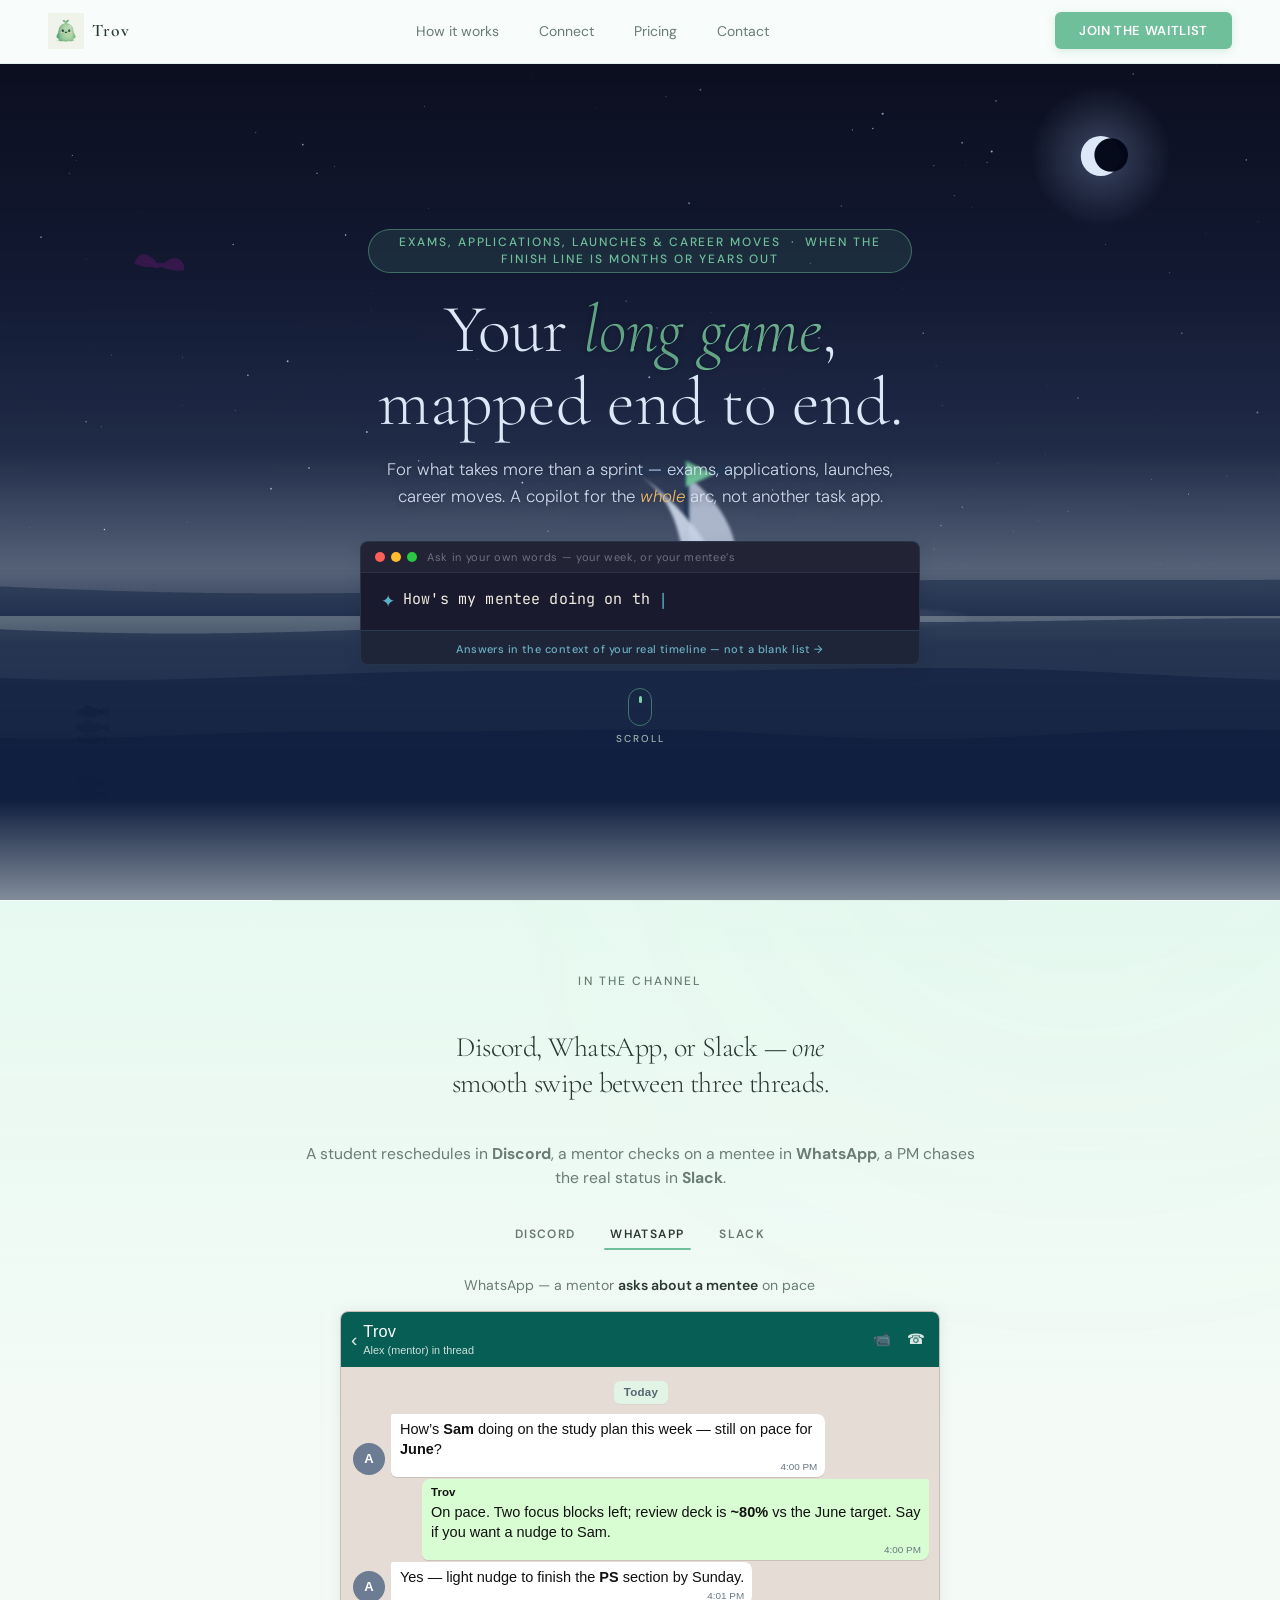
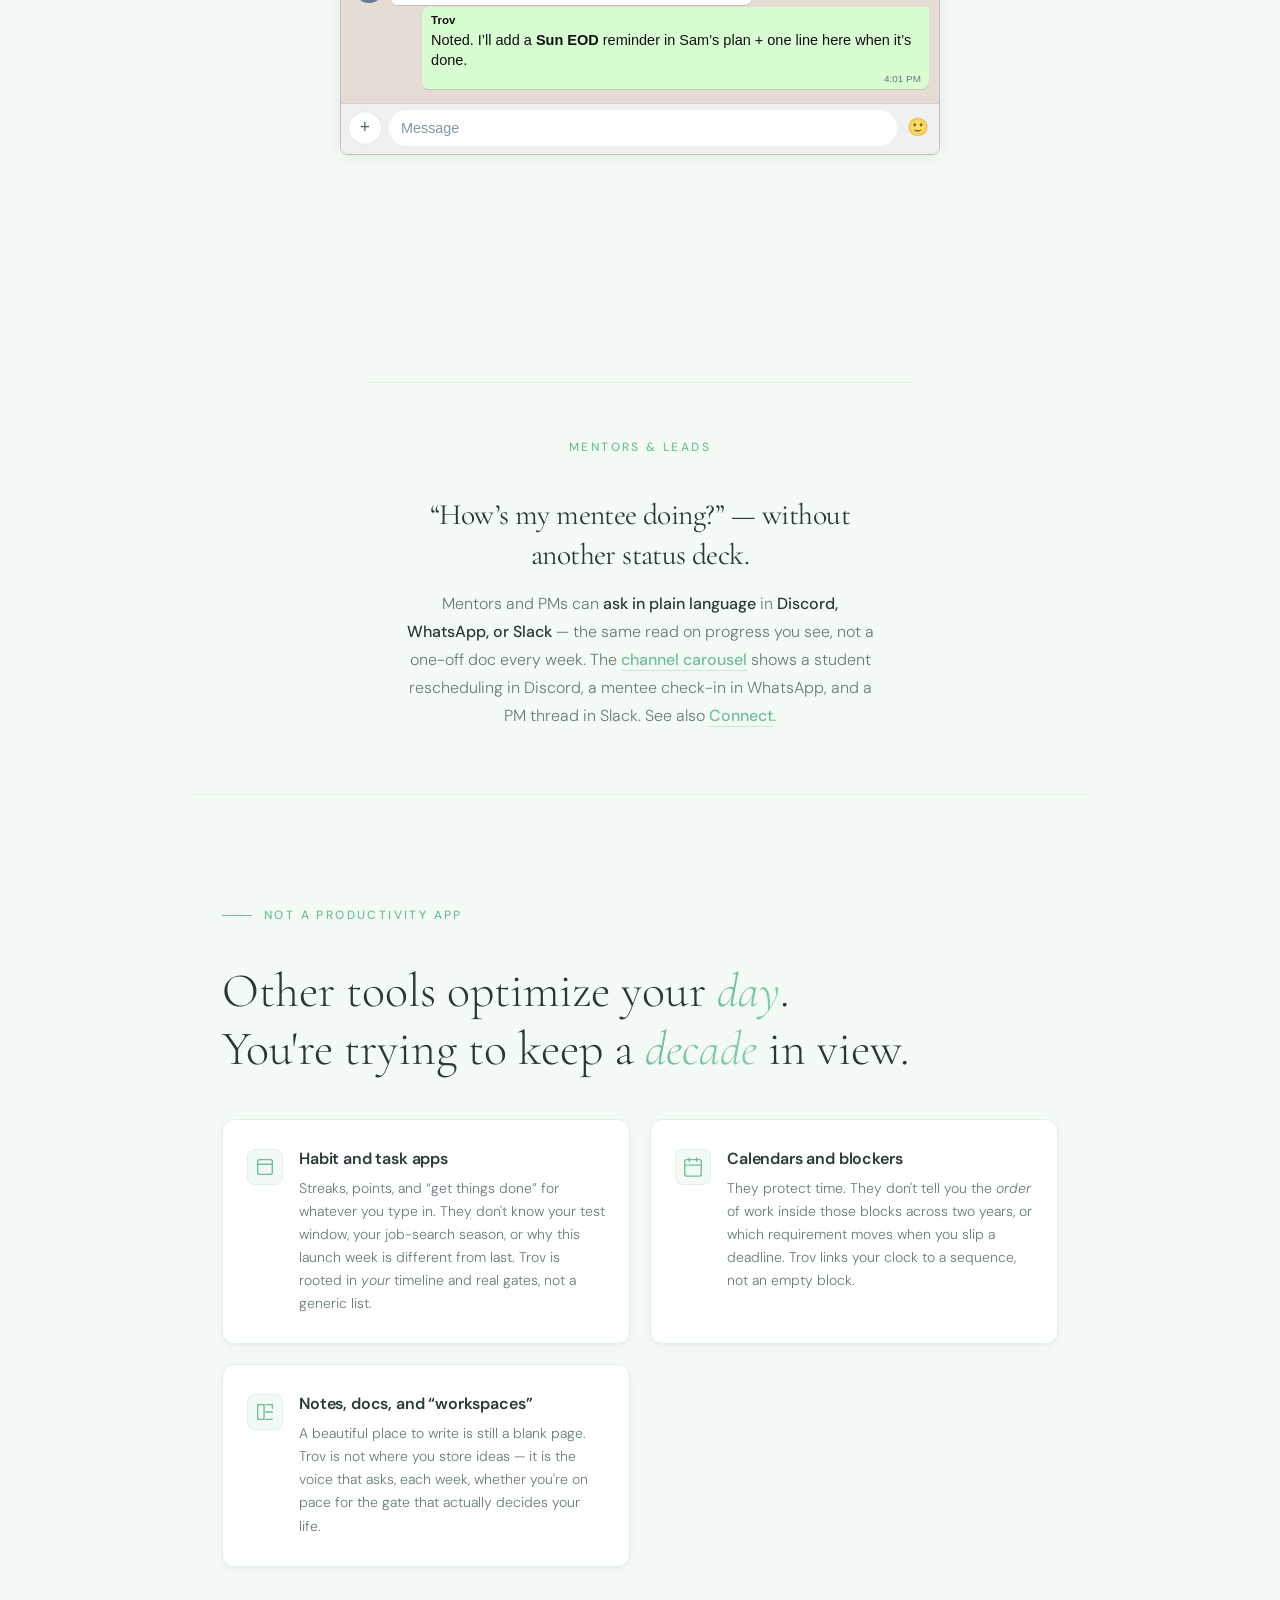
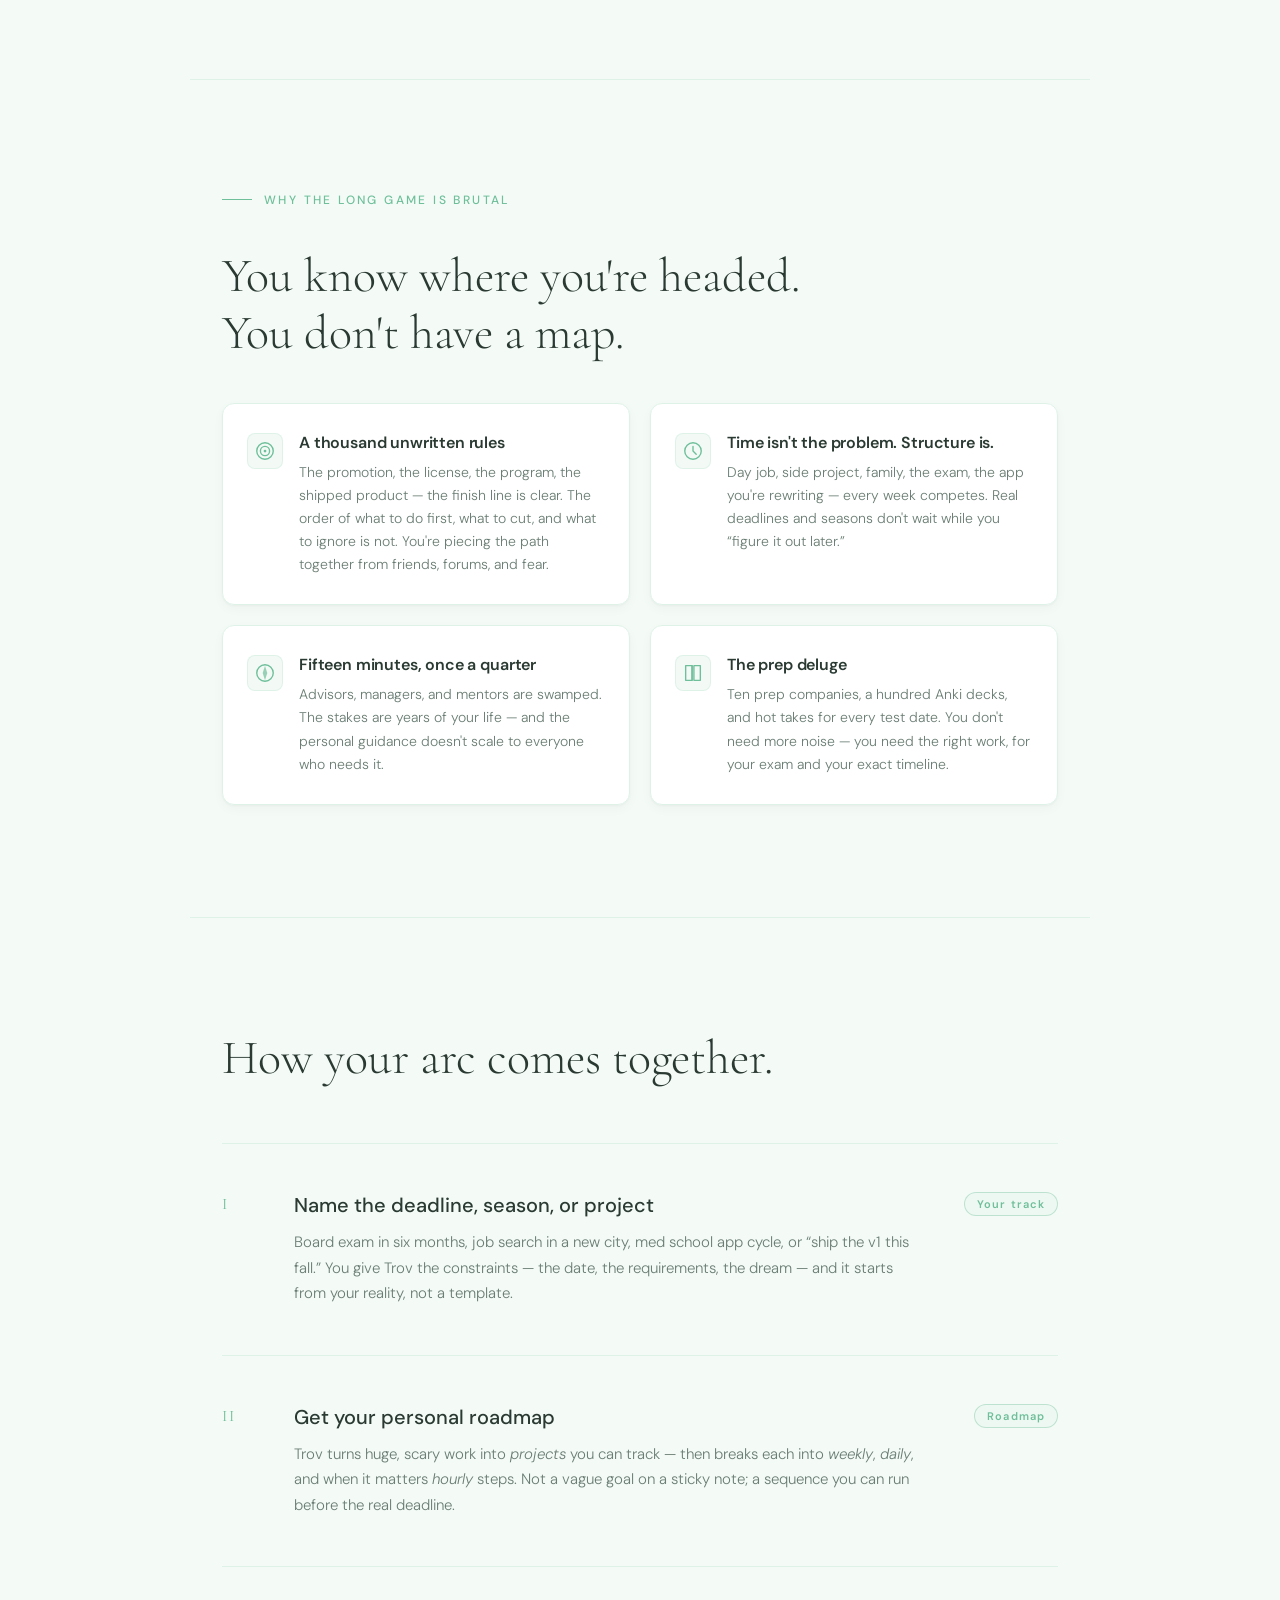
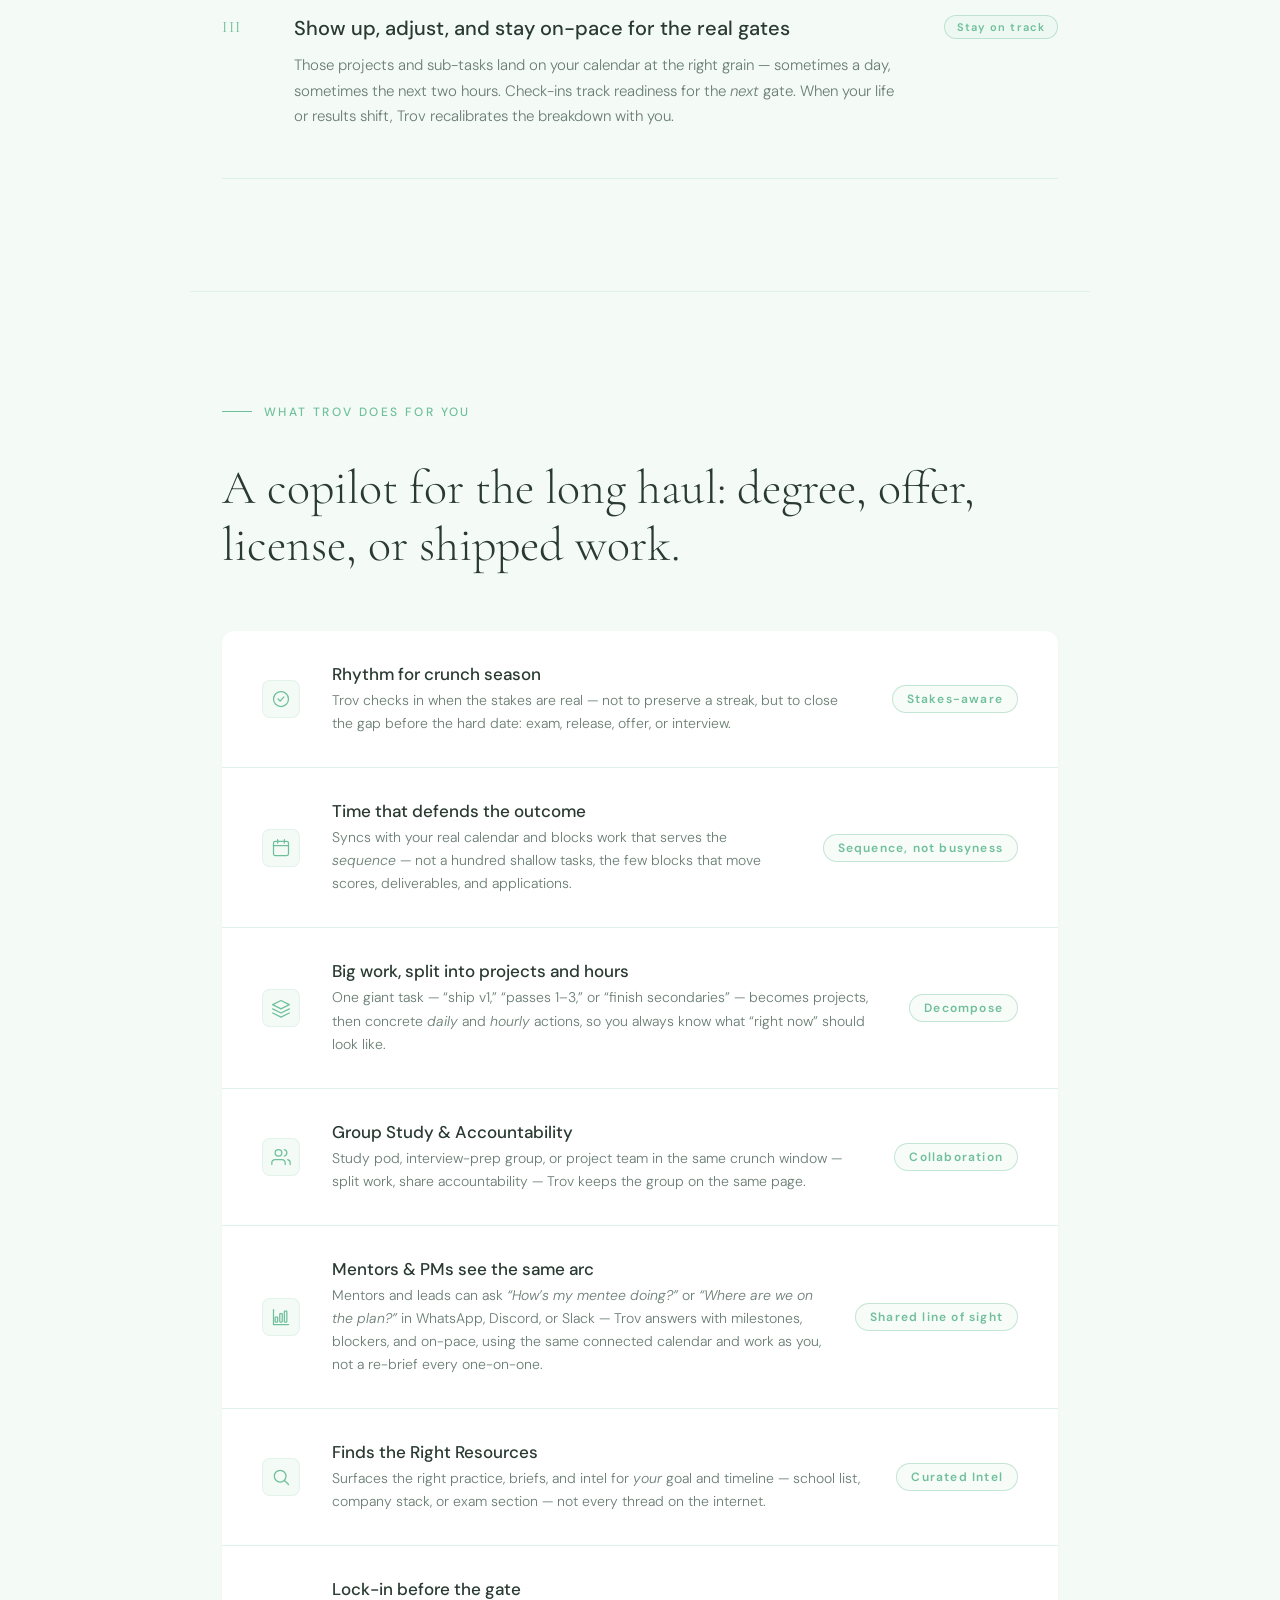
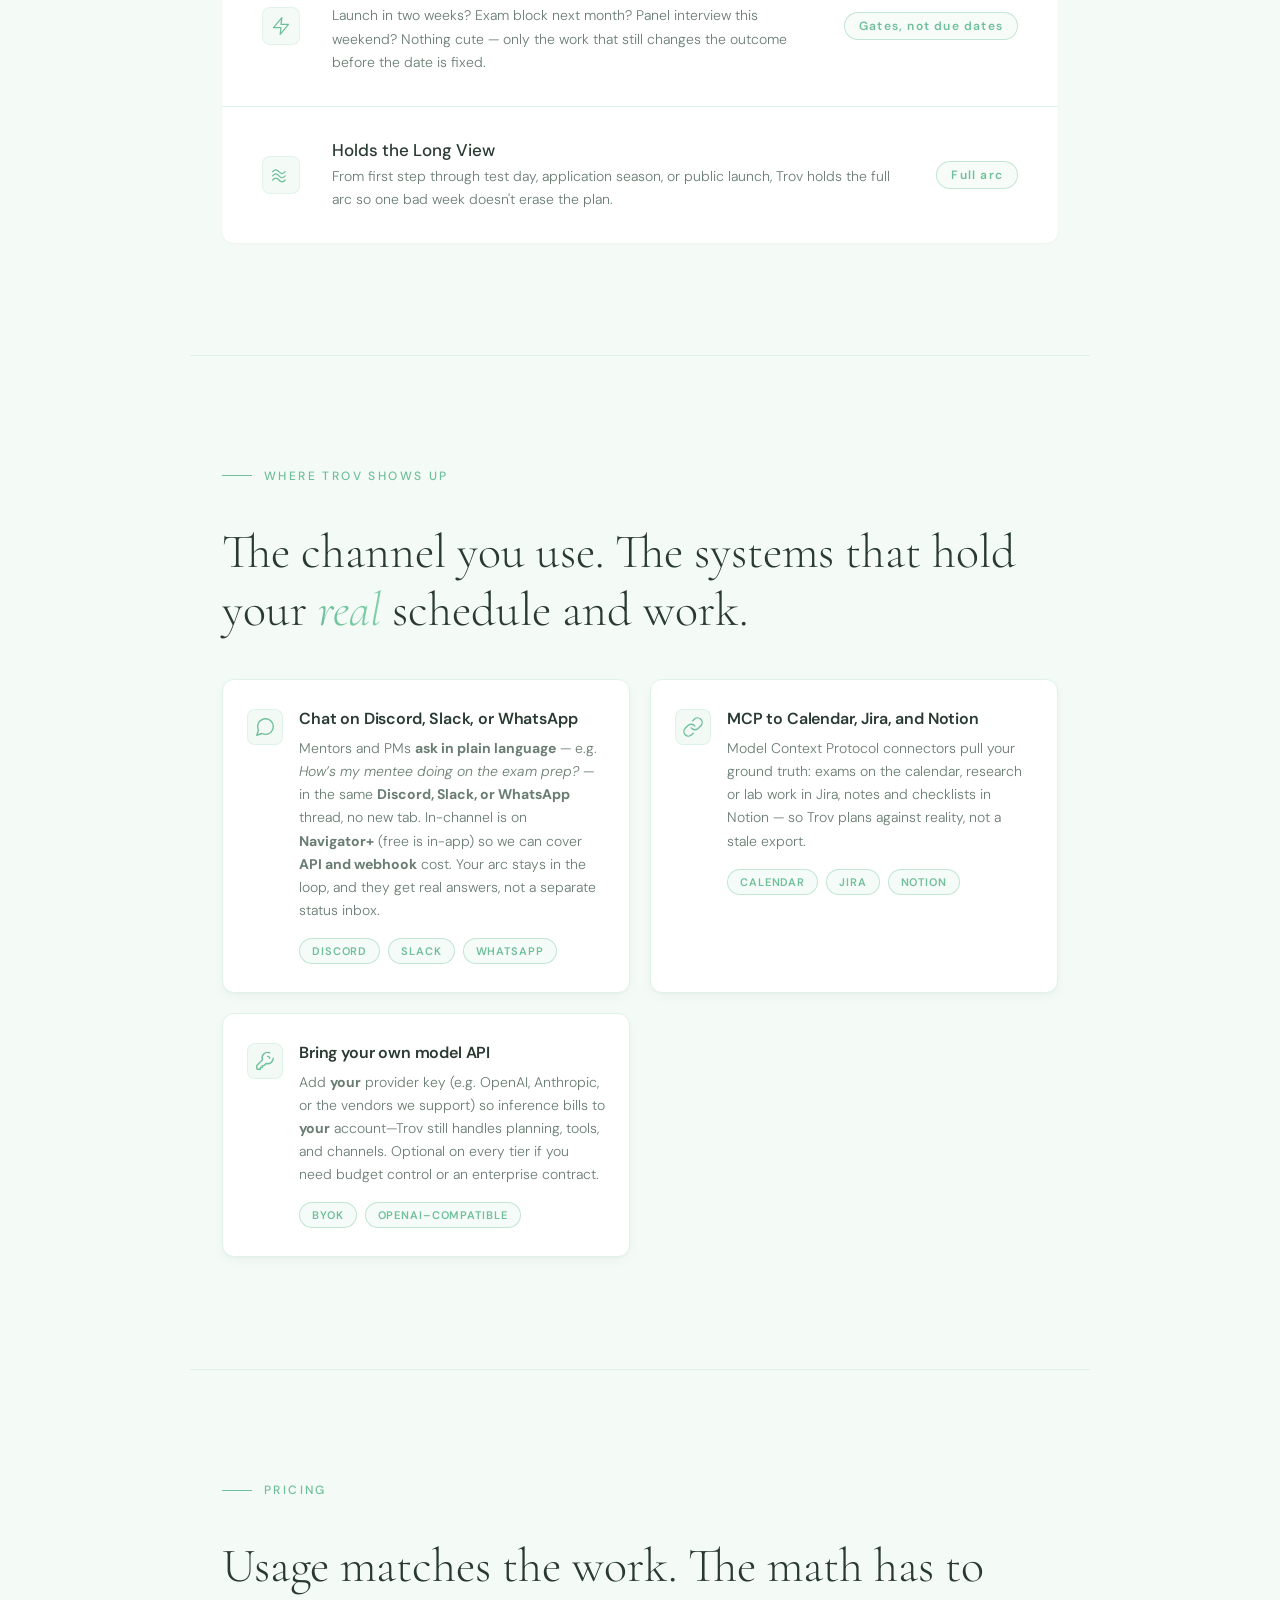
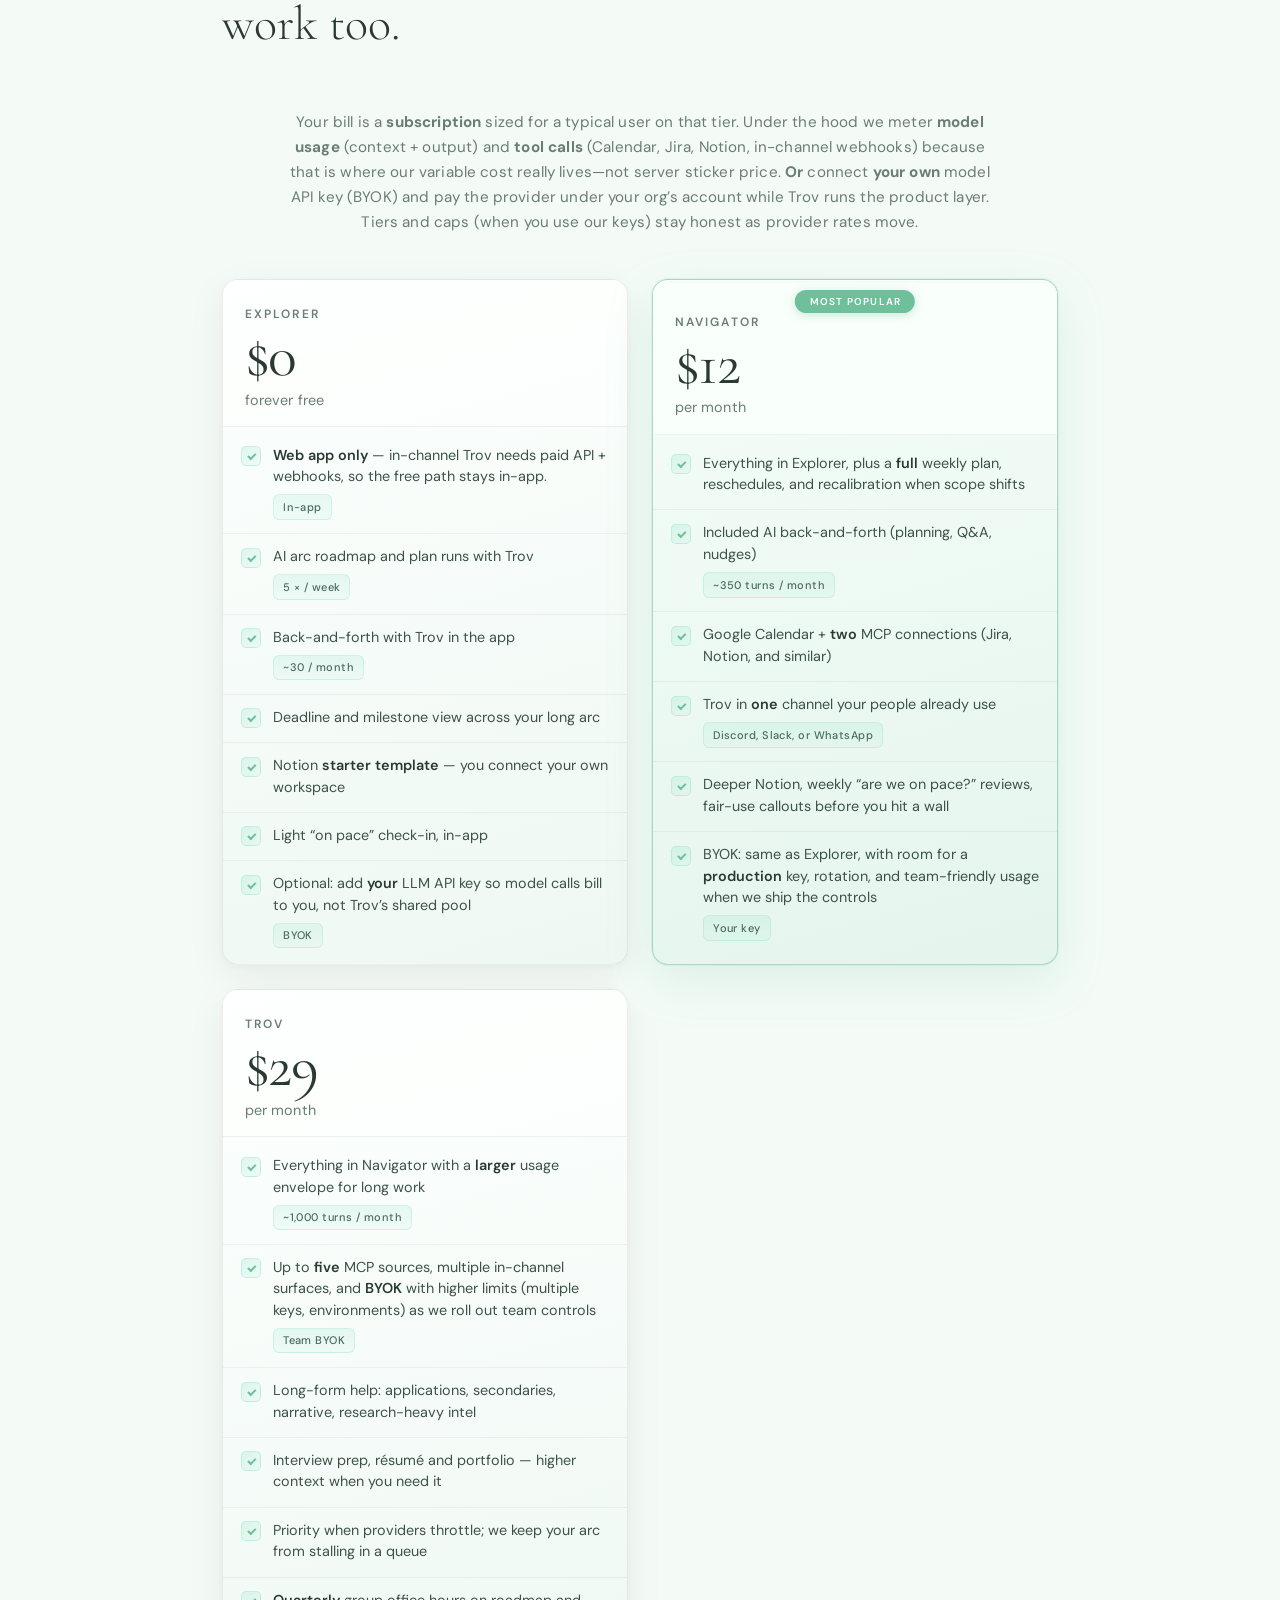
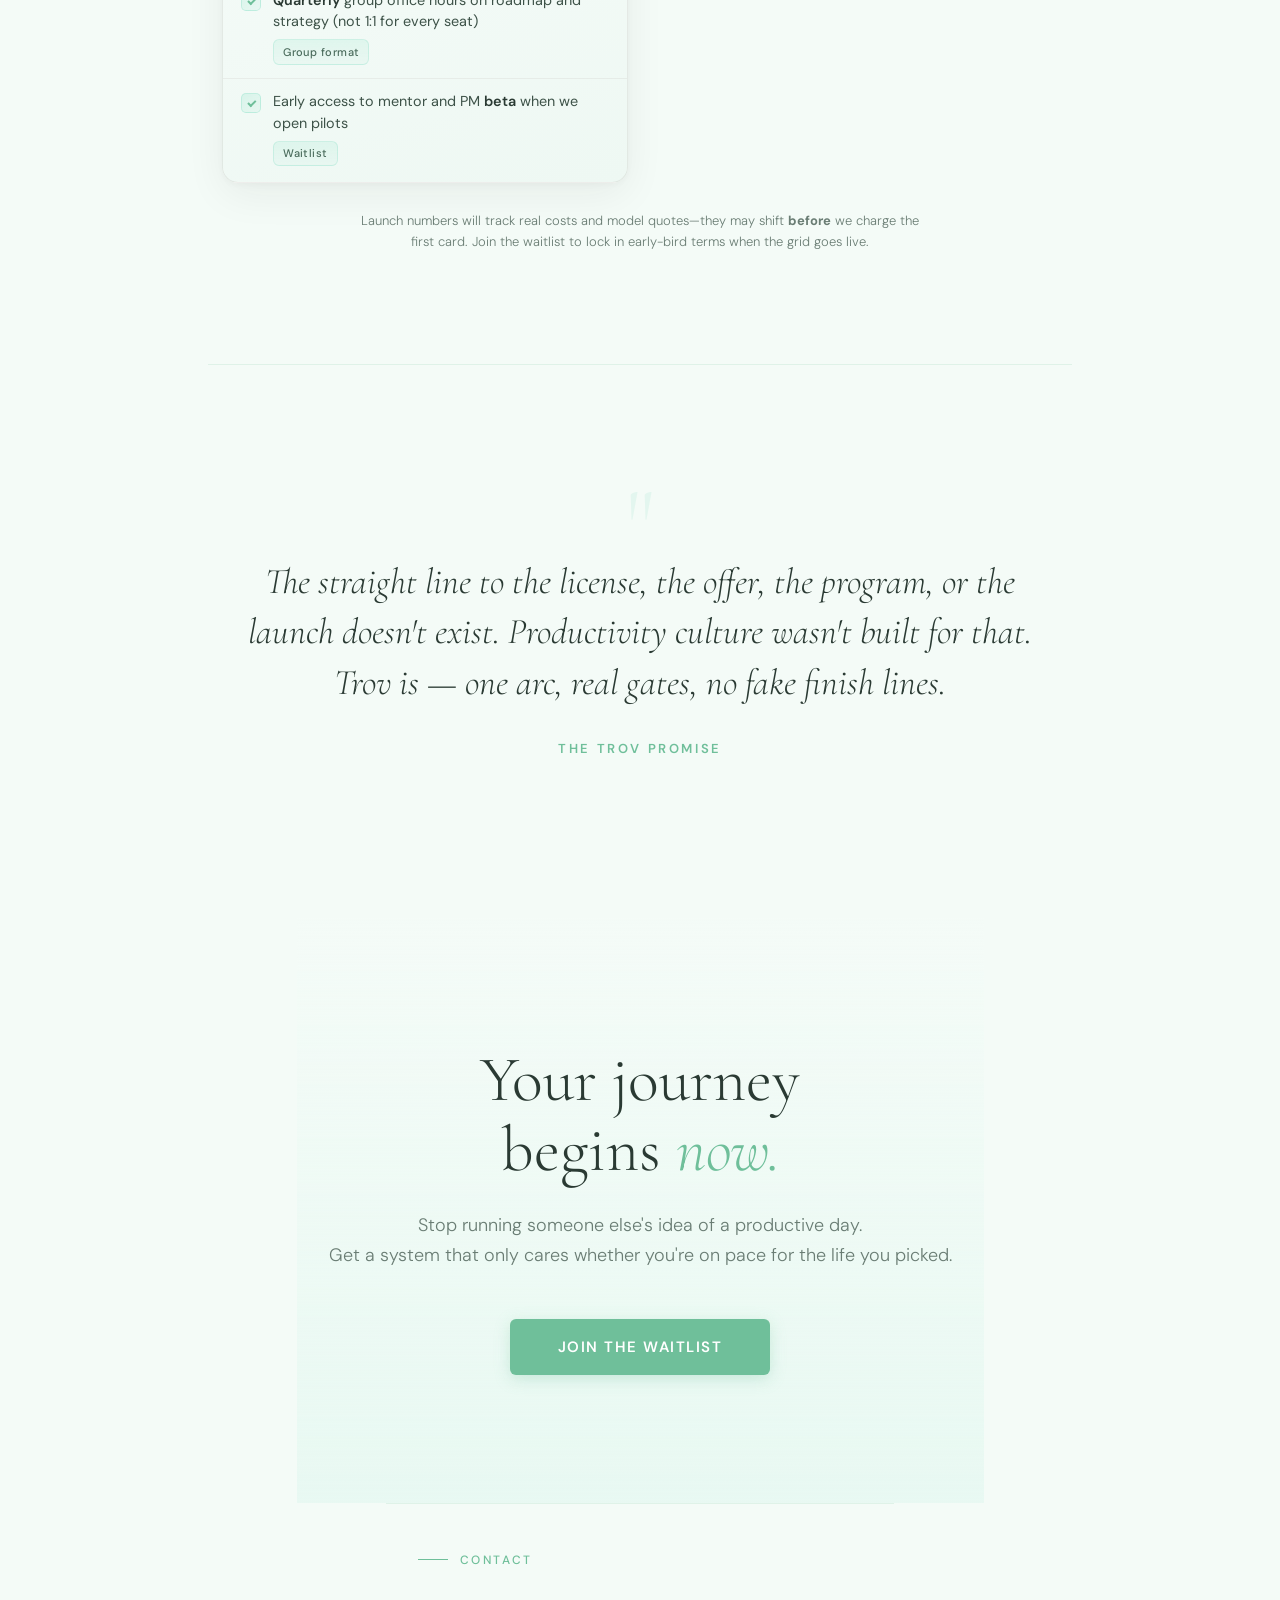
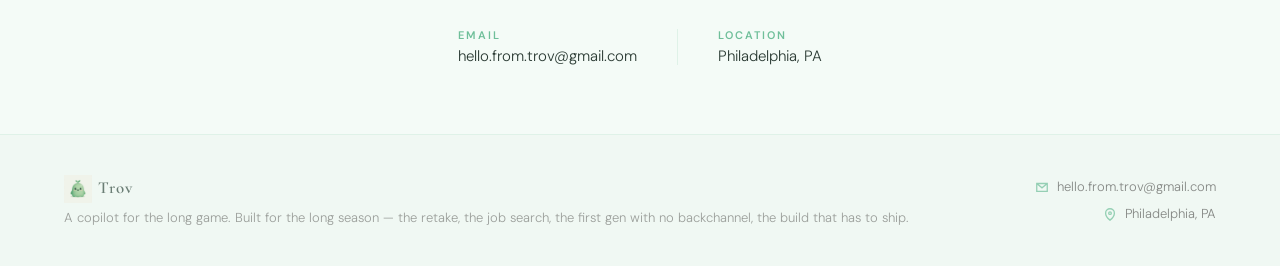
<file: index.html>
<!DOCTYPE html>
<html lang="en">
<head>
  <meta charset="UTF-8">
  <meta name="viewport" content="width=device-width, initial-scale=1.0, viewport-fit=cover">
  <title>Trov | A copilot for the long game</title>
  <meta name="description" content="Trov is a copilot for the long game: exams, applications, career moves, and big projects. Mentors and PMs in Discord, WhatsApp, or Slack; Calendar, Jira, and Notion over MCP. BYOK: add your own model API key. Projects decomposed to daily and hourly steps.">
  <link rel="stylesheet" href="styles.css">
  <link rel="icon" type="image/png" href="logo.png" sizes="any">
</head>
<body>
  <div class="stars" id="stars"></div>
  <div class="content">

    <div class="hero-viewport">
    <nav>
      <a href="#" class="logo logo--inline" aria-label="Trov home">
        <img src="trov-mascot.png" alt="" class="logo-mascot" width="40" height="40" loading="eager" decoding="async" />
        <span class="logo-word">Trov</span>
      </a>
      <div class="nav-links">
        <a href="#how-sec" class="nav-link">How it works</a>
        <a href="#connect-sec" class="nav-link">Connect</a>
        <a href="#price-sec" class="nav-link">Pricing</a>
        <a href="#contact-sec" class="nav-link">Contact</a>
      </div>
      <a href="https://forms.gle/SqBXgmS1zUqwXqD68" target="_blank" class="nav-cta">Join the Waitlist</a>
      <button class="ham-btn" id="ham-btn" aria-label="Open menu">
        <span></span><span></span><span></span>
      </button>
    </nav>

    <!-- Mobile full-screen menu -->
    <div class="mob-menu" id="mob-menu">
      <button class="mob-close" id="mob-close" aria-label="Close menu">✕</button>
      <a href="#how-sec" class="mob-link">How it works</a>
      <a href="#connect-sec" class="mob-link">Connect</a>
      <a href="#price-sec" class="mob-link">Pricing</a>
      <a href="#contact-sec" class="mob-link">Contact</a>
      <a href="https://forms.gle/SqBXgmS1zUqwXqD68" target="_blank" class="mob-link mob-cta">Join the Waitlist →</a>
    </div>


    <div class="hero-wrapper">
    <canvas id="hero-canvas" class="hero-canvas"></canvas>
    <section class="hero" style="border-top:none;">
      <div class="eyebrow fade-up">Exams, applications, launches &amp; career moves &nbsp;·&nbsp; When the finish line is months or years out</div>
      <h1 class="hero-title fade-up delay-1">Your <em>long game</em>,<br>mapped end to end.</h1>
      <p class="hero-sub fade-up delay-2">For what takes more than a sprint &mdash; exams, applications, launches, career moves. A copilot for the <em>whole</em> arc, not another task app.</p>

      <!-- Typing demo widget -->
      <div class="typing-demo fade-up delay-3" id="typing-demo">
        <div class="typing-header">
          <span class="typing-dot"></span>
          <span class="typing-dot"></span>
          <span class="typing-dot"></span>
          <span class="typing-label">Ask in your own words &mdash; your week, or your mentee&rsquo;s</span>
        </div>
        <div class="typing-body">
          <span class="typing-prefix">✦</span>
          <span class="typing-text" id="typing-text"></span>
          <span class="typing-cursor" id="typing-cursor">|</span>
        </div>
        <div class="typing-footer">
          <span class="typing-hint">Answers in the context of your real timeline — not a blank list →</span>
        </div>
      </div>

      <div class="scroll-hint fade-up" style="animation-delay:1.0s">
        <div class="scroll-mouse">
          <div class="scroll-wheel"></div>
        </div>
        <span class="scroll-label">Scroll</span>
      </div>
    </section>
    </div><!-- /.hero-wrapper -->
    </div><!-- /.hero-viewport -->

    <section id="channel-demos-sec" class="reveal chat-mock-section channel-demos" data-channel-demos>
      <div class="section-label">In the channel</div>
      <h2 id="channel-demos-title" class="chat-mock-heading">Discord, WhatsApp, or Slack &mdash; <em>one</em> smooth swipe between three threads.</h2>
      <p class="channel-demos-deck">A student reschedules in <strong>Discord</strong>, a mentor checks on a mentee in <strong>WhatsApp</strong>, a PM chases the real status in <strong>Slack</strong>.</p>

      <div class="channel-carousel" data-carousel-root>
        <div class="channel-carousel__tabs" role="tablist" aria-label="Channel example">
          <button type="button" class="channel-carousel__tab" role="tab" id="tab-discord" aria-selected="true" aria-controls="panel-discord" data-carousel-tab="0">Discord</button>
          <button type="button" class="channel-carousel__tab" role="tab" id="tab-whatsapp" aria-selected="false" aria-controls="panel-whatsapp" tabindex="-1" data-carousel-tab="1">WhatsApp</button>
          <button type="button" class="channel-carousel__tab" role="tab" id="tab-slack" aria-selected="false" aria-controls="panel-slack" tabindex="-1" data-carousel-tab="2">Slack</button>
        </div>
        <div class="channel-carousel__live visually-hidden" role="status" aria-live="polite" id="carousel-live" aria-atomic="true"></div>
        <div class="channel-carousel__viewport" data-carousel-viewport>
          <div class="channel-carousel__track" data-carousel-track>
            <div class="channel-carousel__slide" id="panel-discord" role="tabpanel" aria-labelledby="tab-discord" data-carousel-slide>
              <p class="channel-slide-caption">Discord &mdash; a student <strong>reschedules</strong> a deep block with Trov</p>
              <div class="chat-mock" id="chat-mock" role="log" aria-label="Example Discord: student rescheduling with Trov">
                <div class="chat-mock-titlebar" aria-hidden="true">
                  <span class="chat-mock-titlebar-dot"></span><span class="chat-mock-titlebar-dot"></span><span class="chat-mock-titlebar-dot"></span>
                </div>
                <header class="chat-mock-channel-head">
                  <div class="chat-mock-channel-meta">
                    <span class="chat-mock-hash" aria-hidden="true">#</span>
                    <span class="chat-mock-channel-name">long-game</span>
                  </div>
                  <div class="chat-mock-channel-actions" aria-hidden="true">
                    <span class="chat-mock-tool" title=""><svg width="18" height="18" viewBox="0 0 24 24" fill="currentColor"><path d="M15.5 14h-.79l-.28-.27A6.471 6.471 0 0 0 16 9.5 6.5 6.5 0 1 0 9.5 16c1.61 0 3.09-.59 4.23-1.57l.27.28v.79l5 4.99L20.49 19l-4.99-5zm-6 0C7.01 14 5 11.99 5 9.5S7.01 5 9.5 5 14 7.01 14 9.5 11.99 14 9.5 14z"/></svg></span>
                    <span class="chat-mock-tool"><svg width="18" height="18" viewBox="0 0 24 24" fill="currentColor"><path d="M20 2H4c-1.1 0-2 .9-2 2v18l4-4h14c1.1 0 2-.9 2-2V4c0-1.1-.9-2-2-2zm0 14H6l-2 2V4h16v12z"/></svg></span>
                    <span class="chat-mock-tool"><svg width="18" height="18" viewBox="0 0 24 24" fill="currentColor"><path d="M12 8c1.1 0 2-.9 2-2s-.9-2-2-2-2 .9-2 2 .9 2 2 2zm0 2c-1.1 0-2 .9-2 2s.9 2 2 2 2-.9 2-2-.9-2-2-2zm0 6c-1.1 0-2 .9-2 2s.9 2 2 2 2-.9 2-2-.9-2-2-2z"/></svg></span>
                  </div>
                </header>
                <div class="chat-mock-scroller">
                  <div class="chat-mock-divider" role="separator"><span>Today</span></div>
                  <div class="chat-mock-body">
                    <div class="chat-mock-msg">
                      <div class="chat-mock-avatar chat-mock-avatar--user" aria-hidden="true">Y</div>
                      <div class="chat-mock-bubble">
                        <div class="chat-mock-meta">
                          <span class="chat-mock-name chat-mock-name--user">you</span>
                          <time class="chat-mock-time" datetime="16:12">Today at 4:12 PM</time>
                        </div>
                        <p class="chat-mock-text">Urgent P0 at work just landed &mdash; I can&rsquo;t do the 2hr deep block I&rsquo;d set for tonight. I still have to protect my weekly target. <strong>Where can I put it?</strong></p>
                      </div>
                    </div>
                    <div class="chat-mock-msg chat-mock-msg--trov">
                      <div class="chat-mock-avatar chat-mock-avatar--trov" aria-hidden="true">T</div>
                      <div class="chat-mock-bubble">
                        <div class="chat-mock-meta">
                          <span class="chat-mock-name chat-mock-name--trov">Trov</span>
                          <span class="chat-mock-bot-badge" title="Verified bot">BOT</span>
                          <time class="chat-mock-time" datetime="16:12">Today at 4:12 PM</time>
                        </div>
                        <p class="chat-mock-text">I checked <strong>Calendar</strong> + <strong>Jira</strong> over MCP. The only real openings this week: <strong>Thu 6:15&ndash;7:45am</strong> (pre-standup) or <strong>Fri 7:30&ndash;9:00pm</strong>. Want me to move the deep block to Thursday morning and slide review to Friday lunch?</p>
                      </div>
                    </div>
                    <div class="chat-mock-msg">
                      <div class="chat-mock-avatar chat-mock-avatar--user" aria-hidden="true">Y</div>
                      <div class="chat-mock-bubble">
                        <div class="chat-mock-meta">
                          <span class="chat-mock-name chat-mock-name--user">you</span>
                          <time class="chat-mock-time" datetime="16:13">Today at 4:13 PM</time>
                        </div>
                        <p class="chat-mock-text">Thursday morning. Please push the rest around it.</p>
                      </div>
                    </div>
                    <div class="chat-mock-msg chat-mock-msg--trov">
                      <div class="chat-mock-avatar chat-mock-avatar--trov" aria-hidden="true">T</div>
                      <div class="chat-mock-bubble">
                        <div class="chat-mock-meta">
                          <span class="chat-mock-name chat-mock-name--trov">Trov</span>
                          <span class="chat-mock-bot-badge" title="Verified bot">BOT</span>
                          <time class="chat-mock-time" datetime="16:13">Today at 4:13 PM</time>
                        </div>
                        <p class="chat-mock-text">Done &mdash; deep block <strong>Thu 6:15am</strong>, review <strong>Fri 12:10pm</strong>. Left a line in the thread so your pod isn&rsquo;t waiting on you.</p>
                      </div>
                    </div>
                  </div>
                </div>
                <div class="chat-mock-inputbar" aria-hidden="true">
                  <div class="chat-mock-composer">
                    <button type="button" class="chat-mock-input-btn" tabindex="-1" aria-hidden="true">
                      <svg width="22" height="22" viewBox="0 0 24 24" fill="currentColor"><path d="M19 13h-6v6h-2v-6H5v-2h6V5h2v6h6v2z"/></svg>
                    </button>
                    <div class="chat-mock-input-fake">
                      <span class="chat-mock-input-placeholder">Message <span class="chat-mock-input-hash">#</span>long-game</span>
                    </div>
                    <div class="chat-mock-input-suffix" aria-hidden="true">
                      <span class="chat-mock-emoji" title="">😊</span>
                    </div>
                  </div>
                </div>
                <div class="chat-mock-footer">
                  <span class="chat-mock-hint">Students move blocks in-channel; <strong>WhatsApp</strong> and <strong>Slack</strong> slides show mentor + PM</span>
                </div>
              </div>
            </div>
            <div class="channel-carousel__slide" id="panel-whatsapp" role="tabpanel" aria-labelledby="tab-whatsapp" data-carousel-slide>
              <p class="channel-slide-caption">WhatsApp &mdash; a mentor <strong>asks about a mentee</strong> on pace</p>
              <div class="wa-mock" role="log" aria-label="Example WhatsApp: mentee check-in with Trov">
                <div class="wa-mock-top" aria-hidden="true">
                  <div class="wa-mock-top-inner">
                    <span class="wa-mock-chev">&lsaquo;</span>
                    <div class="wa-mock-top-text">
                      <span class="wa-mock-top-title">Trov</span>
                      <span class="wa-mock-top-sub">Alex (mentor) in thread</span>
                    </div>
                  </div>
                  <div class="wa-mock-top-icons" aria-hidden="true"><span>📹</span><span>☎</span></div>
                </div>
                <div class="wa-mock-scroller">
                  <div class="wa-mock-pad">
                    <div class="wa-day"><span>Today</span></div>
                    <div class="wa-row wa-row--in">
                      <div class="wa-avatar wa-avatar--alex" aria-hidden="true">A</div>
                      <div class="wa-stack">
                        <div class="wa-bubble wa-bubble--in">
                          <p>How&rsquo;s <strong>Sam</strong> doing on the study plan this week &mdash; still on pace for <strong>June</strong>?</p>
                          <time class="wa-bubble-time" datetime="16:00">4:00 PM</time>
                        </div>
                      </div>
                    </div>
                    <div class="wa-row wa-row--out">
                      <div class="wa-stack wa-stack--out">
                        <div class="wa-bubble wa-bubble--out">
                          <p class="wa-bubble-label">Trov</p>
                          <p>On pace. Two focus blocks left; review deck is <strong>~80%</strong> vs the June target. Say if you want a nudge to Sam.</p>
                          <time class="wa-bubble-time" datetime="16:00">4:00 PM</time>
                        </div>
                      </div>
                    </div>
                    <div class="wa-row wa-row--in">
                      <div class="wa-avatar wa-avatar--alex" aria-hidden="true">A</div>
                      <div class="wa-stack">
                        <div class="wa-bubble wa-bubble--in">
                          <p>Yes &mdash; light nudge to finish the <strong>PS</strong> section by Sunday.</p>
                          <time class="wa-bubble-time" datetime="16:01">4:01 PM</time>
                        </div>
                      </div>
                    </div>
                    <div class="wa-row wa-row--out">
                      <div class="wa-stack wa-stack--out">
                        <div class="wa-bubble wa-bubble--out">
                          <p class="wa-bubble-label">Trov</p>
                          <p>Noted. I&rsquo;ll add a <strong>Sun EOD</strong> reminder in Sam&rsquo;s plan + one line here when it&rsquo;s done.</p>
                          <time class="wa-bubble-time" datetime="16:01">4:01 PM</time>
                        </div>
                      </div>
                    </div>
                  </div>
                </div>
                <div class="wa-mock-composer" aria-hidden="true">
                  <div class="wa-mock-mic" aria-hidden="true">+</div>
                  <div class="wa-mock-fake">Message</div>
                  <div class="wa-mock-emoji" aria-hidden="true">🙂</div>
                </div>
              </div>
            </div>
            <div class="channel-carousel__slide" id="panel-slack" role="tabpanel" aria-labelledby="tab-slack" data-carousel-slide>
              <p class="channel-slide-caption">Slack &mdash; a <strong>PM</strong> and Trov on what the team <em>actually</em> did</p>
              <div class="slack-mock" role="log" aria-label="Example Slack: PM and Trov">
                <div class="slack-mock-ws" aria-hidden="true">
                  <span class="slack-mock-ws-name">Trov + PM</span>
                </div>
                <header class="slack-mock-ch-top">
                  <div class="slack-mock-ch-title">
                    <span class="slack-mock-hash" aria-hidden="true">#</span>
                    <span class="slack-mock-ch-name">eng-velocity</span>
                  </div>
                  <p class="slack-mock-ch-topic">API spec review &amp; focus blocks</p>
                </header>
                <div class="slack-mock-scroller">
                  <div class="slack-mock-day">Wednesday, May 7</div>
                  <div class="slack-mock-list">
                    <div class="slack-mock-row">
                      <div class="slack-mock-avatar slack-mock-avatar--pm" aria-hidden="true">RP</div>
                      <div class="slack-mock-content">
                        <div class="slack-mock-name-row">
                          <span class="slack-mock-name">Riley Park</span>
                          <span class="slack-mock-pill">PM</span>
                          <time class="slack-mock-ts" datetime="14:01">1:01 PM</time>
                        </div>
                        <p class="slack-mock-txt">Did the team <strong>finish the API spec review</strong> this week? I&rsquo;m not seeing closure in Jira for <strong>Jordan</strong> or <strong>Sam</strong> &mdash; can you give me a straight read?</p>
                      </div>
                    </div>
                    <div class="slack-mock-row slack-mock-row--trov">
                      <div class="slack-mock-avatar slack-mock-avatar--trov" aria-hidden="true">T</div>
                      <div class="slack-mock-content">
                        <div class="slack-mock-name-row">
                          <span class="slack-mock-name slack-mock-name--trov">Trov</span>
                          <span class="slack-mock-app" title="App">APP</span>
                          <time class="slack-mock-ts" datetime="14:01">1:01 PM</time>
                        </div>
                        <p class="slack-mock-txt">Pulled <strong>Jira</strong> + last standup. <strong>Jordan</strong> moved the epic to <em>Review</em> &mdash; no merged PR and no review comments yet. <strong>Sam&rsquo;s</strong> subtasks are still <em>To Do</em> with <strong>0h</strong> logged on the spec line this week. Want a side-by-side vs sprint goal?</p>
                      </div>
                    </div>
                    <div class="slack-mock-row">
                      <div class="slack-mock-avatar slack-mock-avatar--pm" aria-hidden="true">RP</div>
                      <div class="slack-mock-content">
                        <div class="slack-mock-name-row">
                          <span class="slack-mock-name">Riley Park</span>
                          <span class="slack-mock-pill">PM</span>
                          <time class="slack-mock-ts" datetime="14:03">1:03 PM</time>
                        </div>
                        <p class="slack-mock-txt">I need it moving <strong>before standup tomorrow</strong>. <strong>Remind</strong> both of them (channel + DMs) and <strong>schedule real focus time</strong> for Sam &mdash; not 15&ndash;minute gaps. Jordan gets a nudge to merge or unstick the review today.</p>
                      </div>
                    </div>
                    <div class="slack-mock-row slack-mock-row--trov">
                      <div class="slack-mock-avatar slack-mock-avatar--trov" aria-hidden="true">T</div>
                      <div class="slack-mock-content">
                        <div class="slack-mock-name-row">
                          <span class="slack-mock-name slack-mock-name--trov">Trov</span>
                          <span class="slack-mock-app" title="App">APP</span>
                          <time class="slack-mock-ts" datetime="14:04">1:04 PM</time>
                        </div>
                        <p class="slack-mock-txt">Done. <strong>Reminders:</strong> <span class="slack-mock-chan">#eng-velocity</span> ping <strong>6:00p today</strong> + <strong>DMs</strong> to Jordan &amp; Sam. <strong>Sam:</strong> holds <strong>Thu 1:00&ndash;1:45p</strong> and <strong>Fri 9:00&ndash;9:30a</strong> (Calendar + Slack &ldquo;focus&rdquo;). <strong>Jordan:</strong> DM in 1 hour with merge + review checklist. Say if you want a manager CC.</p>
                      </div>
                    </div>
                  </div>
                </div>
                <div class="slack-mock-compose" aria-hidden="true">
                  <div class="slack-mock-input">
                    <span class="slack-mock-placeholder">Message <span class="slack-mock-ch">#eng-velocity</span></span>
                    <div class="slack-mock-compose-tools" aria-hidden="true">
                      <span class="slack-mock-icon">+</span>
                      <span class="slack-mock-icon">Aa</span>
                      <span class="slack-mock-icon">@</span>
                      <span class="slack-mock-icon slack-mock-icon--send">➤</span>
                    </div>
                  </div>
                </div>
              </div>
            </div>
          </div>
        </div>
      </div>
    </section>

    <section id="mentor-pm-sec" class="reveal mentor-pm-bridge" aria-labelledby="mentor-pm-title">
      <div class="section-label">Mentors &amp; leads</div>
      <h2 id="mentor-pm-title" class="mentor-pm-bridge-title">&ldquo;How&rsquo;s my mentee doing?&rdquo; &mdash; without another status deck.</h2>
      <p class="mentor-pm-bridge-text">Mentors and PMs can <strong>ask in plain language</strong> in <strong>Discord, WhatsApp, or Slack</strong> &mdash; the same read on progress you see, not a one-off doc every week. The <a href="#channel-demos-sec">channel carousel</a> shows a student rescheduling in Discord, a mentee check-in in WhatsApp, and a PM thread in Slack. See also <a href="#connect-sec">Connect</a>.</p>
    </section>

    <section class="reveal">
      <div class="section-label">Not a productivity app</div>
      <h2 class="sec-title pain-title">Other tools optimize your <em>day</em>.<br>You're trying to keep a <em>decade</em> in view.</h2>
      <div class="pain-grid">
        <div class="pain-card">
          <div class="pain-icon">
            <svg viewBox="0 0 24 24" fill="none" stroke="currentColor" stroke-width="1.5" stroke-linecap="round" stroke-linejoin="round"><rect x="4" y="4" width="16" height="16" rx="2"/><line x1="4" y1="9" x2="20" y2="9"/></svg>
          </div>
          <div class="pain-card-body">
            <div class="pain-heading">Habit and task apps</div>
            <p class="pain-text">Streaks, points, and &ldquo;get things done&rdquo; for whatever you type in. They don't know your test window, your job-search season, or why this launch week is different from last. Trov is rooted in <em>your</em> timeline and real gates, not a generic list.</p>
          </div>
        </div>
        <div class="pain-card">
          <div class="pain-icon">
            <svg viewBox="0 0 24 24" fill="none" stroke="currentColor" stroke-width="1.5" stroke-linecap="round" stroke-linejoin="round"><rect x="3" y="4" width="18" height="18" rx="2"/><line x1="3" y1="10" x2="21" y2="10"/><line x1="8" y1="2" x2="8" y2="6"/><line x1="16" y1="2" x2="16" y2="6"/></svg>
          </div>
          <div class="pain-card-body">
            <div class="pain-heading">Calendars and blockers</div>
            <p class="pain-text">They protect time. They don't tell you the <em>order</em> of work inside those blocks across two years, or which requirement moves when you slip a deadline. Trov links your clock to a sequence, not an empty block.</p>
          </div>
        </div>
        <div class="pain-card">
          <div class="pain-icon">
            <svg viewBox="0 0 24 24" fill="none" stroke="currentColor" stroke-width="1.5" stroke-linecap="round" stroke-linejoin="round"><path d="M4 4h7v16H4zM13 4h7v4M13 12h7M13 20h7"/></svg>
          </div>
          <div class="pain-card-body">
            <div class="pain-heading">Notes, docs, and &ldquo;workspaces&rdquo;</div>
            <p class="pain-text">A beautiful place to write is still a blank page. Trov is not where you store ideas — it is the voice that asks, each week, whether you're on pace for the gate that actually decides your life.</p>
          </div>
        </div>
      </div>
    </section>

    <section class="reveal">
      <div class="section-label">Why the long game is brutal</div>
      <h2 class="sec-title pain-title">You know where you're headed.<br>You don't have a map.</h2>
      <div class="pain-grid">
        <div class="pain-card">
          <div class="pain-icon">
            <svg viewBox="0 0 24 24" fill="none" stroke="currentColor" stroke-width="1.5" stroke-linecap="round" stroke-linejoin="round"><circle cx="12" cy="12" r="9"/><circle cx="12" cy="12" r="5"/><circle cx="12" cy="12" r="1.5" fill="currentColor" stroke="none"/></svg>
          </div>
          <div class="pain-card-body">
            <div class="pain-heading">A thousand unwritten rules</div>
            <p class="pain-text">The promotion, the license, the program, the shipped product — the finish line is clear. The order of what to do first, what to cut, and what to ignore is not. You're piecing the path together from friends, forums, and fear.</p>
          </div>
        </div>
        <div class="pain-card">
          <div class="pain-icon">
            <svg viewBox="0 0 24 24" fill="none" stroke="currentColor" stroke-width="1.5" stroke-linecap="round" stroke-linejoin="round"><circle cx="12" cy="12" r="9"/><polyline points="12 7 12 12 15.5 15.5"/></svg>
          </div>
          <div class="pain-card-body">
            <div class="pain-heading">Time isn't the problem. Structure is.</div>
            <p class="pain-text">Day job, side project, family, the exam, the app you're rewriting — every week competes. Real deadlines and seasons don't wait while you &ldquo;figure it out later.&rdquo;</p>
          </div>
        </div>
        <div class="pain-card">
          <div class="pain-icon">
            <svg viewBox="0 0 24 24" fill="none" stroke="currentColor" stroke-width="1.5" stroke-linecap="round" stroke-linejoin="round"><circle cx="12" cy="12" r="9"/><polygon points="12 4 14.5 12 12 20 9.5 12" fill="currentColor" stroke="none" opacity="0.7"/></svg>
          </div>
          <div class="pain-card-body">
            <div class="pain-heading">Fifteen minutes, once a quarter</div>
            <p class="pain-text">Advisors, managers, and mentors are swamped. The stakes are years of your life — and the personal guidance doesn't scale to everyone who needs it.</p>
          </div>
        </div>
        <div class="pain-card">
          <div class="pain-icon">
            <svg viewBox="0 0 24 24" fill="none" stroke="currentColor" stroke-width="1.5" stroke-linecap="round" stroke-linejoin="round"><path d="M4 4h7v16H4z"/><path d="M13 4h7v16h-7z"/><line x1="11" y1="4" x2="11" y2="20"/></svg>
          </div>
          <div class="pain-card-body">
            <div class="pain-heading">The prep deluge</div>
            <p class="pain-text">Ten prep companies, a hundred Anki decks, and hot takes for every test date. You don't need more noise — you need the right work, for your exam and your exact timeline.</p>
          </div>
        </div>
      </div>
    </section>

    <section id="how-sec" class="reveal">
      <h2 class="sec-title">How your arc comes together.</h2>
      <div>
        <div class="step">
          <div class="step-num">I</div>
          <div class="step-content">
            <div class="step-title">Name the deadline, season, or project</div>
            <p class="step-desc">Board exam in six months, job search in a new city, med school app cycle, or &ldquo;ship the v1 this fall.&rdquo; You give Trov the constraints — the date, the requirements, the dream — and it starts from your reality, not a template.</p>
          </div>
          <div class="step-tag">Your track</div>
        </div>
        <div class="step">
          <div class="step-num">II</div>
          <div class="step-content">
            <div class="step-title">Get your personal roadmap</div>
            <p class="step-desc">Trov turns huge, scary work into <em>projects</em> you can track — then breaks each into <em>weekly</em>, <em>daily</em>, and when it matters <em>hourly</em> steps. Not a vague goal on a sticky note; a sequence you can run before the real deadline.</p>
          </div>
          <div class="step-tag">Roadmap</div>
        </div>
        <div class="step">
          <div class="step-num">III</div>
          <div class="step-content">
            <div class="step-title">Show up, adjust, and stay on-pace for the real gates</div>
            <p class="step-desc">Those projects and sub-tasks land on your calendar at the right grain — sometimes a day, sometimes the next two hours. Check-ins track readiness for the <em>next</em> gate. When your life or results shift, Trov recalibrates the breakdown with you.</p>
          </div>
          <div class="step-tag">Stay on track</div>
        </div>
      </div>
    </section>

    <section class="reveal">
      <div class="section-label">What Trov does for you</div>
      <h2 class="sec-title">A copilot for the long haul: degree, offer, license, or shipped work.</h2>
      <div class="use-case-list">
        <div class="use-case">
          <div class="use-case-icon">
            <svg viewBox="0 0 24 24" fill="none" stroke="currentColor" stroke-width="1.5" stroke-linecap="round" stroke-linejoin="round"><circle cx="12" cy="12" r="9"/><polyline points="8.5 12 11 14.5 15.5 9.5"/></svg>
          </div>
          <div class="use-case-content">
            <div class="use-case-title">Rhythm for crunch season</div>
            <p class="use-case-desc">Trov checks in when the stakes are real — not to preserve a streak, but to close the gap before the hard date: exam, release, offer, or interview.</p>
          </div>
          <div class="use-case-tag">Stakes-aware</div>
        </div>
        <div class="use-case">
          <div class="use-case-icon">
            <svg viewBox="0 0 24 24" fill="none" stroke="currentColor" stroke-width="1.5" stroke-linecap="round" stroke-linejoin="round"><rect x="3" y="4" width="18" height="17" rx="2"/><line x1="3" y1="9" x2="21" y2="9"/><line x1="8" y1="2" x2="8" y2="6"/><line x1="16" y1="2" x2="16" y2="6"/></svg>
          </div>
          <div class="use-case-content">
            <div class="use-case-title">Time that defends the outcome</div>
            <p class="use-case-desc">Syncs with your real calendar and blocks work that serves the <em>sequence</em> — not a hundred shallow tasks, the few blocks that move scores, deliverables, and applications.</p>
          </div>
          <div class="use-case-tag">Sequence, not busyness</div>
        </div>
        <div class="use-case">
          <div class="use-case-icon">
            <svg viewBox="0 0 24 24" fill="none" stroke="currentColor" stroke-width="1.5" stroke-linecap="round" stroke-linejoin="round"><path d="M12 3L2 8l10 5 10-5-10-5z"/><path d="M2 13l10 5 10-5"/><path d="M2 18l10 5 10-5"/></svg>
          </div>
          <div class="use-case-content">
            <div class="use-case-title">Big work, split into projects and hours</div>
            <p class="use-case-desc">One giant task &mdash; &ldquo;ship v1,&rdquo; &ldquo;passes 1&ndash;3,&rdquo; or &ldquo;finish secondaries&rdquo; &mdash; becomes projects, then concrete <em>daily</em> and <em>hourly</em> actions, so you always know what &ldquo;right now&rdquo; should look like.</p>
          </div>
          <div class="use-case-tag">Decompose</div>
        </div>
        <div class="use-case">
          <div class="use-case-icon">
            <svg viewBox="0 0 24 24" fill="none" stroke="currentColor" stroke-width="1.5" stroke-linecap="round" stroke-linejoin="round"><path d="M17 21v-2a4 4 0 0 0-4-4H5a4 4 0 0 0-4 4v2"/><circle cx="9" cy="7" r="4"/><path d="M23 21v-2a4 4 0 0 0-3-3.87"/><path d="M16 3.13a4 4 0 0 1 0 7.75"/></svg>
          </div>
          <div class="use-case-content">
            <div class="use-case-title">Group Study &amp; Accountability</div>
            <p class="use-case-desc">Study pod, interview-prep group, or project team in the same crunch window &mdash; split work, share accountability &mdash; Trov keeps the group on the same page.</p>
          </div>
          <div class="use-case-tag">Collaboration</div>
        </div>
        <div class="use-case">
          <div class="use-case-icon">
            <svg viewBox="0 0 24 24" fill="none" stroke="currentColor" stroke-width="1.5" stroke-linecap="round" stroke-linejoin="round"><path d="M3 3v18h18"/><rect x="5" y="12" width="3" height="6" rx="0.5"/><rect x="10.5" y="8" width="3" height="10" rx="0.5"/><rect x="16" y="5" width="3" height="13" rx="0.5"/></svg>
          </div>
          <div class="use-case-content">
            <div class="use-case-title">Mentors &amp; PMs see the same arc</div>
            <p class="use-case-desc">Mentors and leads can ask <em>&ldquo;How&rsquo;s my mentee doing?&rdquo;</em> or <em>&ldquo;Where are we on the plan?&rdquo;</em> in WhatsApp, Discord, or Slack &mdash; Trov answers with milestones, blockers, and on-pace, using the same connected calendar and work as you, not a re-brief every one-on-one.</p>
          </div>
          <div class="use-case-tag">Shared line of sight</div>
        </div>
        <div class="use-case">
          <div class="use-case-icon">
            <svg viewBox="0 0 24 24" fill="none" stroke="currentColor" stroke-width="1.5" stroke-linecap="round" stroke-linejoin="round"><circle cx="11" cy="11" r="7"/><line x1="16.5" y1="16.5" x2="21" y2="21"/></svg>
          </div>
          <div class="use-case-content">
            <div class="use-case-title">Finds the Right Resources</div>
            <p class="use-case-desc">Surfaces the right practice, briefs, and intel for <em>your</em> goal and timeline &mdash; school list, company stack, or exam section &mdash; not every thread on the internet.</p>
          </div>
          <div class="use-case-tag">Curated Intel</div>
        </div>
        <div class="use-case">
          <div class="use-case-icon">
            <svg viewBox="0 0 24 24" fill="none" stroke="currentColor" stroke-width="1.5" stroke-linecap="round" stroke-linejoin="round"><polyline points="13 2 3 14 12 14 11 22 21 10 12 10 13 2"/></svg>
          </div>
          <div class="use-case-content">
            <div class="use-case-title">Lock-in before the gate</div>
            <p class="use-case-desc">Launch in two weeks? Exam block next month? Panel interview this weekend? Nothing cute — only the work that still changes the outcome before the date is fixed.</p>
          </div>
          <div class="use-case-tag">Gates, not due dates</div>
        </div>
        <div class="use-case">
          <div class="use-case-icon">
            <svg viewBox="0 0 24 24" fill="none" stroke="currentColor" stroke-width="1.5" stroke-linecap="round"><path d="M2 8 c2.5-3 5-3 7.5 0s5 3 7.5 0"/><path d="M2 13 c2.5-3 5-3 7.5 0s5 3 7.5 0"/><path d="M2 18 c2.5-3 5-3 7.5 0s5 3 7.5 0"/></svg>
          </div>
          <div class="use-case-content">
            <div class="use-case-title">Holds the Long View</div>
            <p class="use-case-desc">From first step through test day, application season, or public launch, Trov holds the full arc so one bad week doesn't erase the plan.</p>
          </div>
          <div class="use-case-tag">Full arc</div>
        </div>
      </div>
    </section>

    <section id="connect-sec" class="reveal">
      <div class="section-label">Where Trov shows up</div>
      <h2 class="sec-title pain-title">The channel you use. The systems that hold your <em>real</em> schedule and work.</h2>
      <div class="pain-grid connect-grid">
        <div class="pain-card connect-card">
          <div class="pain-icon">
            <svg viewBox="0 0 24 24" fill="none" stroke="currentColor" stroke-width="1.5" stroke-linecap="round" stroke-linejoin="round"><path d="M21 11.5a8.38 8.38 0 0 1-.9 3.8 8.5 8.5 0 0 1-7.6 4.7 8.38 8.38 0 0 1-3.8-.9L3 21l1.9-5.7a8.38 8.38 0 0 1-.9-3.8 8.5 8.5 0 0 1 4.7-7.6 8.38 8.38 0 0 1 3.8-.9h.5a8.48 8.48 0 0 1 8 8v.5z"/></svg>
          </div>
          <div class="pain-card-body">
            <div class="pain-heading">Chat on Discord, Slack, or WhatsApp</div>
            <p class="pain-text">Mentors and PMs <strong>ask in plain language</strong> &mdash; e.g. <em>How&rsquo;s my mentee doing on the exam prep?</em> &mdash; in the same <strong>Discord, Slack, or WhatsApp</strong> thread, no new tab. In-channel is on <strong>Navigator+</strong> (free is in-app) so we can cover <strong>API and webhook</strong> cost. Your arc stays in the loop, and they get real answers, not a separate status inbox.</p>
            <div class="connect-pills" aria-label="Chat channels">
              <span class="connect-pill">Discord</span>
              <span class="connect-pill">Slack</span>
              <span class="connect-pill">WhatsApp</span>
            </div>
          </div>
        </div>
        <div class="pain-card connect-card">
          <div class="pain-icon">
            <svg viewBox="0 0 24 24" fill="none" stroke="currentColor" stroke-width="1.5" stroke-linecap="round" stroke-linejoin="round"><path d="M10 13a5 5 0 0 0 7.54.54l3-3a5 5 0 0 0-7.07-7.07l-1.72 1.71"/><path d="M14 11a5 5 0 0 0-7.54-.54l-3 3a5 5 0 0 0 7.07 7.07l1.71-1.71"/></svg>
          </div>
          <div class="pain-card-body">
            <div class="pain-heading">MCP to Calendar, Jira, and Notion</div>
            <p class="pain-text">Model Context Protocol connectors pull your ground truth: exams on the calendar, research or lab work in Jira, notes and checklists in Notion &mdash; so Trov plans against reality, not a stale export.</p>
            <div class="connect-pills" aria-label="MCP integrations">
              <span class="connect-pill">Calendar</span>
              <span class="connect-pill">Jira</span>
              <span class="connect-pill">Notion</span>
            </div>
          </div>
        </div>
        <div class="pain-card connect-card">
          <div class="pain-icon">
            <svg viewBox="0 0 24 24" fill="none" stroke="currentColor" stroke-width="1.5" stroke-linecap="round" stroke-linejoin="round" aria-hidden="true"><path d="M15 7a2 2 0 0 1 2 2m4 0a6 6 0 0 1-7.743 5.743L11 17H9v2H7v2H4a1 1 0 0 1-1-1v-2.586a1 1 0 0 1 .293-.707l5.964-5.964A6 6 0 0 1 17 3"/></svg>
          </div>
          <div class="pain-card-body">
            <div class="pain-heading">Bring your own model API</div>
            <p class="pain-text">Add <strong>your</strong> provider key (e.g. OpenAI, Anthropic, or the vendors we support) so inference bills to <strong>your</strong> account&mdash;Trov still handles planning, tools, and channels. Optional on every tier if you need budget control or an enterprise contract.</p>
            <div class="connect-pills" aria-label="BYOK model providers (examples)">
              <span class="connect-pill">BYOK</span>
              <span class="connect-pill">OpenAI&ndash;compatible</span>
            </div>
          </div>
        </div>
      </div>
    </section>

    <section id="price-sec" class="reveal">
      <div class="section-label">Pricing</div>
      <h2 class="sec-title">Usage matches the work. The math has to work too.</h2>
      <p class="price-deck">Your bill is a <strong>subscription</strong> sized for a typical user on that tier. Under the hood we meter <strong>model usage</strong> (context + output) and <strong>tool calls</strong> (Calendar, Jira, Notion, in-channel webhooks) because that is where our variable cost really lives&mdash;not server sticker price. <strong>Or</strong> connect <strong>your own</strong> model API key (BYOK) and pay the provider under your org&rsquo;s account while Trov runs the product layer. Tiers and caps (when you use our keys) stay honest as provider rates move.</p>
      <div class="price-grid">
        <div class="price-card">
          <div class="price-card-head">
            <div class="price-tier">Explorer</div>
            <div class="price-amount" aria-label="0 dollars">$0</div>
            <p class="price-period">forever free</p>
          </div>
          <ul class="price-features">
            <li class="price-feat">
              <span class="check" aria-hidden="true"></span>
              <div class="price-feat-body">
                <p class="price-feat-text"><strong>Web app only</strong> &mdash; in-channel Trov needs paid API + webhooks, so the free path stays in-app.</p>
                <span class="feat-tag">In-app</span>
              </div>
            </li>
            <li class="price-feat">
              <span class="check" aria-hidden="true"></span>
              <div class="price-feat-body">
                <p class="price-feat-text">AI arc roadmap and plan runs with Trov</p>
                <span class="feat-tag">5 &times; / week</span>
              </div>
            </li>
            <li class="price-feat">
              <span class="check" aria-hidden="true"></span>
              <div class="price-feat-body">
                <p class="price-feat-text">Back-and-forth with Trov in the app</p>
                <span class="feat-tag">~30 / month</span>
              </div>
            </li>
            <li class="price-feat">
              <span class="check" aria-hidden="true"></span>
              <div class="price-feat-body">
                <p class="price-feat-text">Deadline and milestone view across your long arc</p>
              </div>
            </li>
            <li class="price-feat">
              <span class="check" aria-hidden="true"></span>
              <div class="price-feat-body">
                <p class="price-feat-text">Notion <strong>starter template</strong> &mdash; you connect your own workspace</p>
              </div>
            </li>
            <li class="price-feat">
              <span class="check" aria-hidden="true"></span>
              <div class="price-feat-body">
                <p class="price-feat-text">Light &ldquo;on pace&rdquo; check-in, in-app</p>
              </div>
            </li>
            <li class="price-feat">
              <span class="check" aria-hidden="true"></span>
              <div class="price-feat-body">
                <p class="price-feat-text">Optional: add <strong>your</strong> LLM API key so model calls bill to you, not Trov&rsquo;s shared pool</p>
                <span class="feat-tag">BYOK</span>
              </div>
            </li>
          </ul>
        </div>
        <div class="price-card featured">
          <div class="price-badge">Most popular</div>
          <div class="price-card-head">
            <div class="price-tier">Navigator</div>
            <div class="price-amount" aria-label="12 dollars per month">$12</div>
            <p class="price-period">per month</p>
          </div>
          <ul class="price-features">
            <li class="price-feat">
              <span class="check" aria-hidden="true"></span>
              <div class="price-feat-body">
                <p class="price-feat-text">Everything in Explorer, plus a <strong>full</strong> weekly plan, reschedules, and recalibration when scope shifts</p>
              </div>
            </li>
            <li class="price-feat">
              <span class="check" aria-hidden="true"></span>
              <div class="price-feat-body">
                <p class="price-feat-text">Included AI back-and-forth (planning, Q&amp;A, nudges)</p>
                <span class="feat-tag">~350 turns / month</span>
              </div>
            </li>
            <li class="price-feat">
              <span class="check" aria-hidden="true"></span>
              <div class="price-feat-body">
                <p class="price-feat-text">Google Calendar + <strong>two</strong> MCP connections (Jira, Notion, and similar)</p>
              </div>
            </li>
            <li class="price-feat">
              <span class="check" aria-hidden="true"></span>
              <div class="price-feat-body">
                <p class="price-feat-text">Trov in <strong>one</strong> channel your people already use</p>
                <span class="feat-tag">Discord, Slack, or WhatsApp</span>
              </div>
            </li>
            <li class="price-feat">
              <span class="check" aria-hidden="true"></span>
              <div class="price-feat-body">
                <p class="price-feat-text">Deeper Notion, weekly &ldquo;are we on pace?&rdquo; reviews, fair-use callouts before you hit a wall</p>
              </div>
            </li>
            <li class="price-feat">
              <span class="check" aria-hidden="true"></span>
              <div class="price-feat-body">
                <p class="price-feat-text">BYOK: same as Explorer, with room for a <strong>production</strong> key, rotation, and team-friendly usage when we ship the controls</p>
                <span class="feat-tag">Your key</span>
              </div>
            </li>
          </ul>
        </div>
        <div class="price-card">
          <div class="price-card-head">
            <div class="price-tier">Trov</div>
            <div class="price-amount" aria-label="29 dollars per month">$29</div>
            <p class="price-period">per month</p>
          </div>
          <ul class="price-features">
            <li class="price-feat">
              <span class="check" aria-hidden="true"></span>
              <div class="price-feat-body">
                <p class="price-feat-text">Everything in Navigator with a <strong>larger</strong> usage envelope for long work</p>
                <span class="feat-tag">~1,000 turns / month</span>
              </div>
            </li>
            <li class="price-feat">
              <span class="check" aria-hidden="true"></span>
              <div class="price-feat-body">
                <p class="price-feat-text">Up to <strong>five</strong> MCP sources, multiple in-channel surfaces, and <strong>BYOK</strong> with higher limits (multiple keys, environments) as we roll out team controls</p>
                <span class="feat-tag">Team BYOK</span>
              </div>
            </li>
            <li class="price-feat">
              <span class="check" aria-hidden="true"></span>
              <div class="price-feat-body">
                <p class="price-feat-text">Long-form help: applications, secondaries, narrative, research-heavy intel</p>
              </div>
            </li>
            <li class="price-feat">
              <span class="check" aria-hidden="true"></span>
              <div class="price-feat-body">
                <p class="price-feat-text">Interview prep, r&eacute;sum&eacute; and portfolio &mdash; higher context when you need it</p>
              </div>
            </li>
            <li class="price-feat">
              <span class="check" aria-hidden="true"></span>
              <div class="price-feat-body">
                <p class="price-feat-text">Priority when providers throttle; we keep your arc from stalling in a queue</p>
              </div>
            </li>
            <li class="price-feat">
              <span class="check" aria-hidden="true"></span>
              <div class="price-feat-body">
                <p class="price-feat-text"><strong>Quarterly</strong> group office hours on roadmap and strategy (not 1:1 for every seat)</p>
                <span class="feat-tag">Group format</span>
              </div>
            </li>
            <li class="price-feat">
              <span class="check" aria-hidden="true"></span>
              <div class="price-feat-body">
                <p class="price-feat-text">Early access to mentor and PM <strong>beta</strong> when we open pilots</p>
                <span class="feat-tag">Waitlist</span>
              </div>
            </li>
          </ul>
        </div>
      </div>
      <p class="price-note">Launch numbers will track real costs and model quotes&mdash;they may shift <strong>before</strong> we charge the first card. Join the waitlist to lock in early-bird terms when the grid goes live.</p>
    </section>


    <section class="quote-section reveal">
      <div class="quote-mark">"</div>
      <p class="quote-text">The straight line to the license, the offer, the program, or the launch doesn't exist. Productivity culture wasn't built for that. Trov is — one arc, real gates, no fake finish lines.</p>
      <div class="quote-attr">The Trov Promise</div>
    </section>

    <section class="final-cta reveal">
      <h2 class="final-title">Your journey<br>begins <em>now.</em></h2>
      <p class="final-sub">Stop running someone else's idea of a productive day.<br>Get a system that only cares whether you're on pace for the life you picked.</p>
      <a href="https://forms.gle/SqBXgmS1zUqwXqD68" target="_blank" class="final-btn">Join the Waitlist</a>
    </section>

    <section id="contact-sec" class="reveal contact-section">
      <div class="section-label">Contact</div>
      <div class="contact-row">
        <a href="mailto:hello.from.trov@gmail.com" class="contact-item">
          <span class="contact-item-label">Email</span>
          <span class="contact-item-value">hello.from.trov@gmail.com</span>
        </a>
        <div class="contact-divider"></div>
        <div class="contact-item">
          <span class="contact-item-label">Location</span>
          <span class="contact-item-value">Philadelphia, PA</span>
        </div>
      </div>
    </section>

    <footer>
      <div class="footer-left">
        <div class="footer-logo">
          <img src="trov-mascot.png" alt="" class="footer-mascot" width="28" height="28" loading="lazy" decoding="async" />
          <span class="footer-word">Trov</span>
        </div>
        <div class="footer-copy">A copilot for the long game. Built for the long season &mdash; the retake, the job search, the first gen with no backchannel, the build that has to ship.</div>
      </div>
      <div class="footer-contact">
        <div class="footer-contact-item">
          <svg viewBox="0 0 16 16" fill="none" stroke="currentColor" stroke-width="1.5">
            <path d="M2 4l6 5 6-5M2 4h12v9H2V4z"/>
          </svg>
          <a href="mailto:hello.from.trov@gmail.com">hello.from.trov@gmail.com</a>
        </div>
        <div class="footer-contact-item">
          <svg viewBox="0 0 16 16" fill="none" stroke="currentColor" stroke-width="1.5">
            <path d="M8 2C5.2 2 3 4.2 3 7c0 4 5 8 5 8s5-4 5-8c0-2.8-2.2-5-5-5zm0 6.5a1.5 1.5 0 110-3 1.5 1.5 0 010 3z"/>
          </svg>
          <span>Philadelphia, PA</span>
        </div>
      </div>
    </footer>

  </div>

  <script src="script.js"></script>
</body>
</html>
</file>
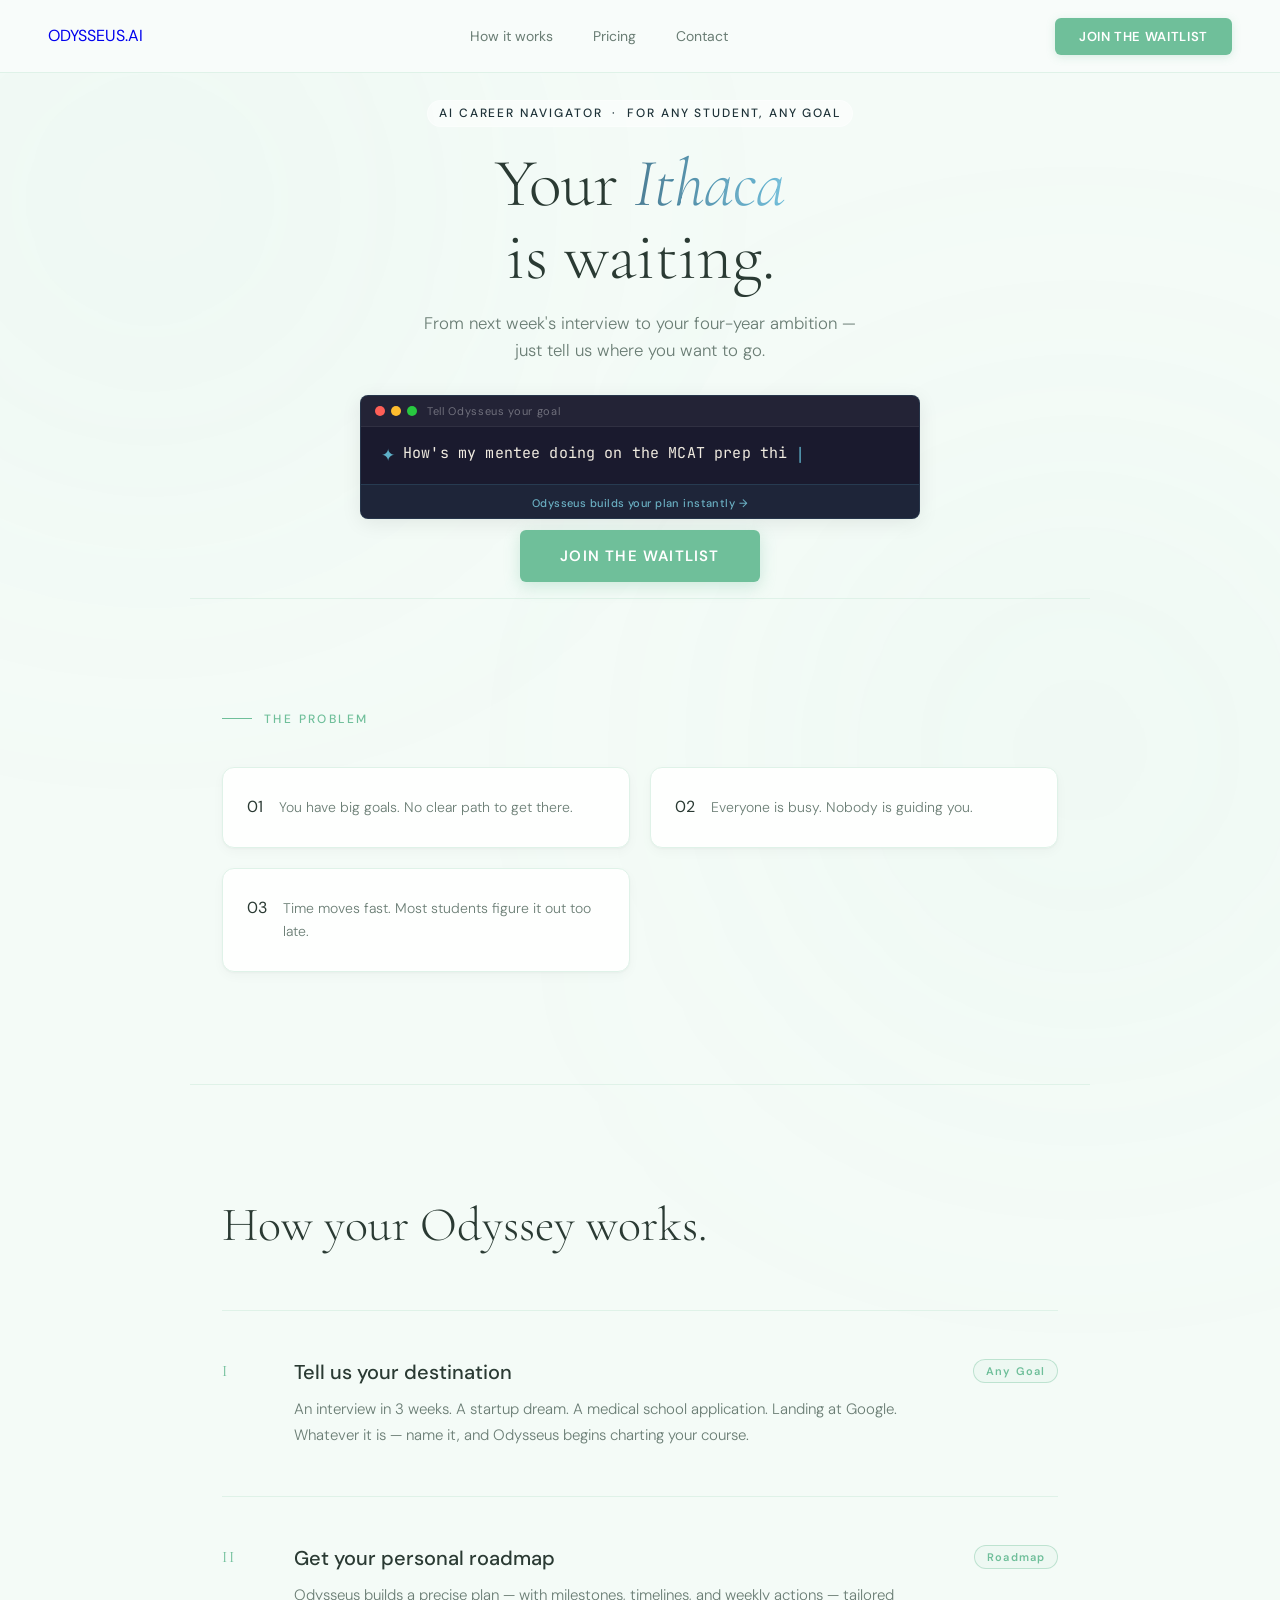
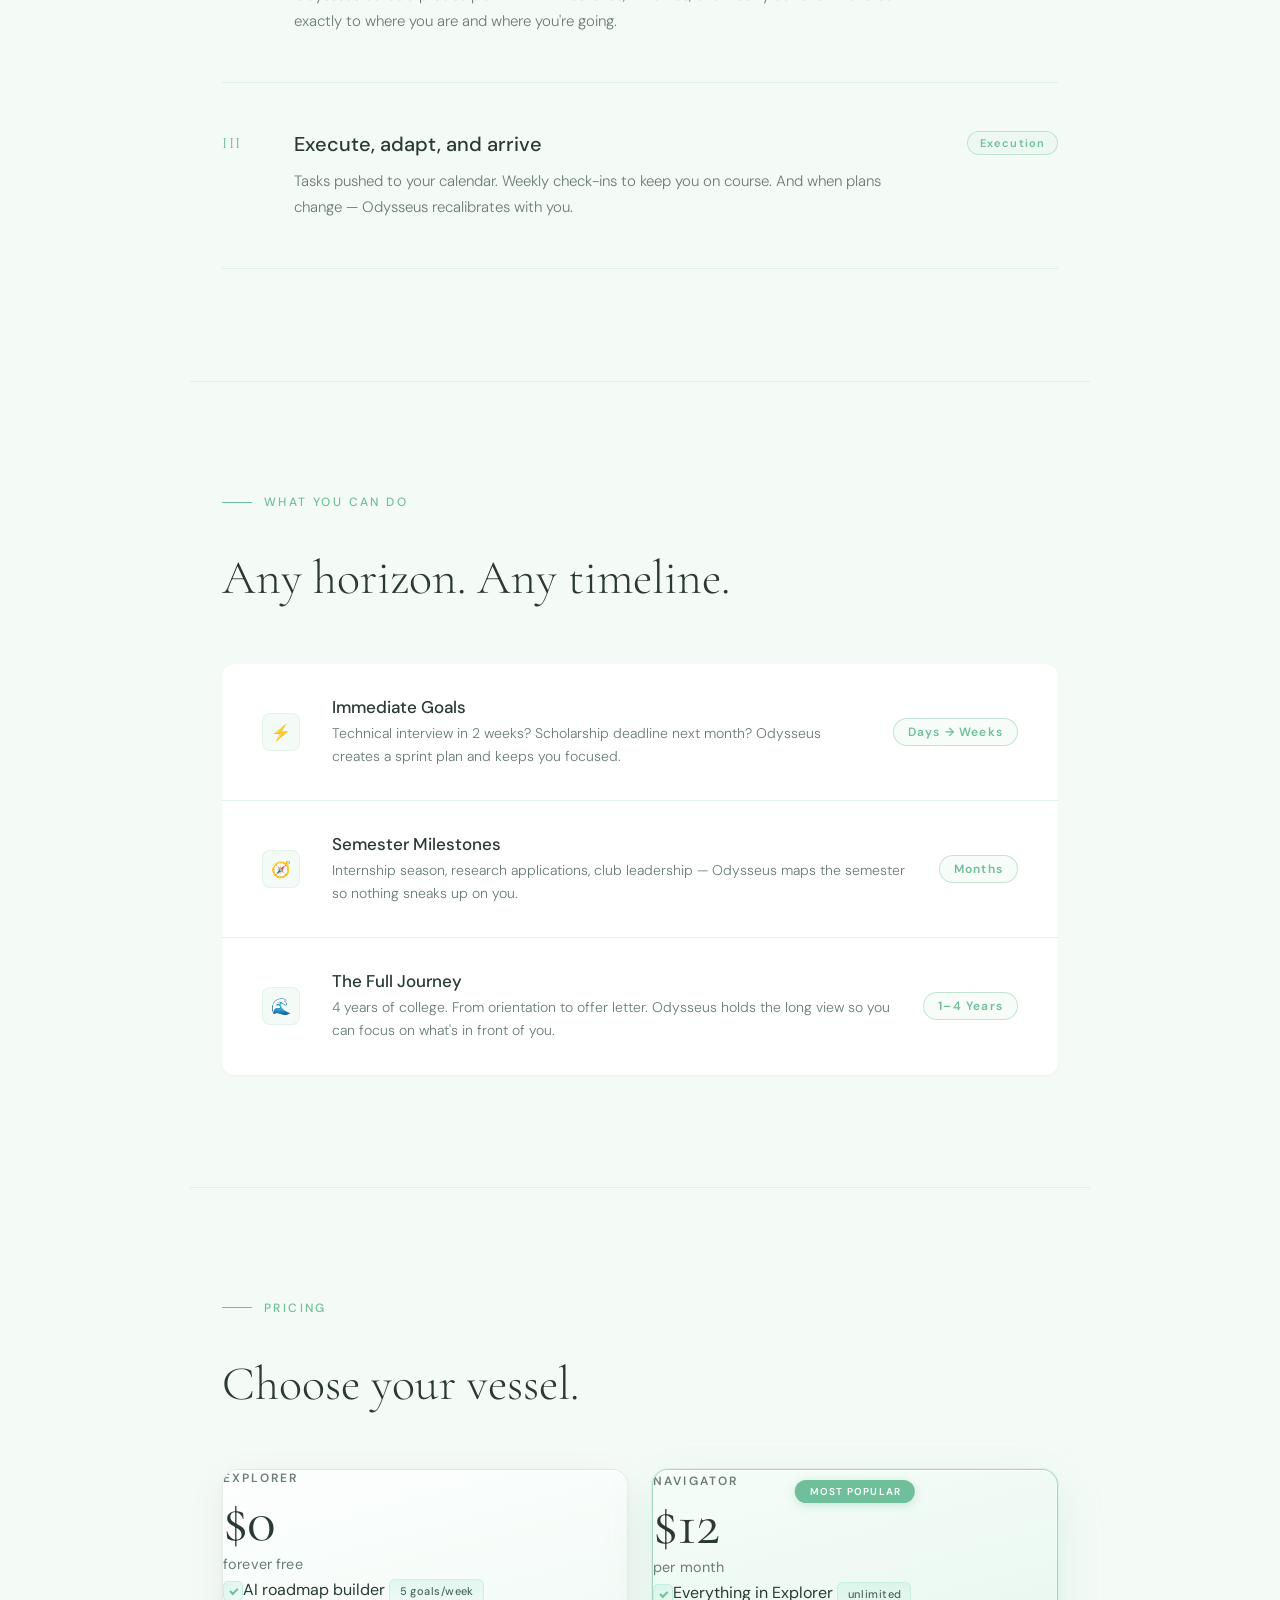
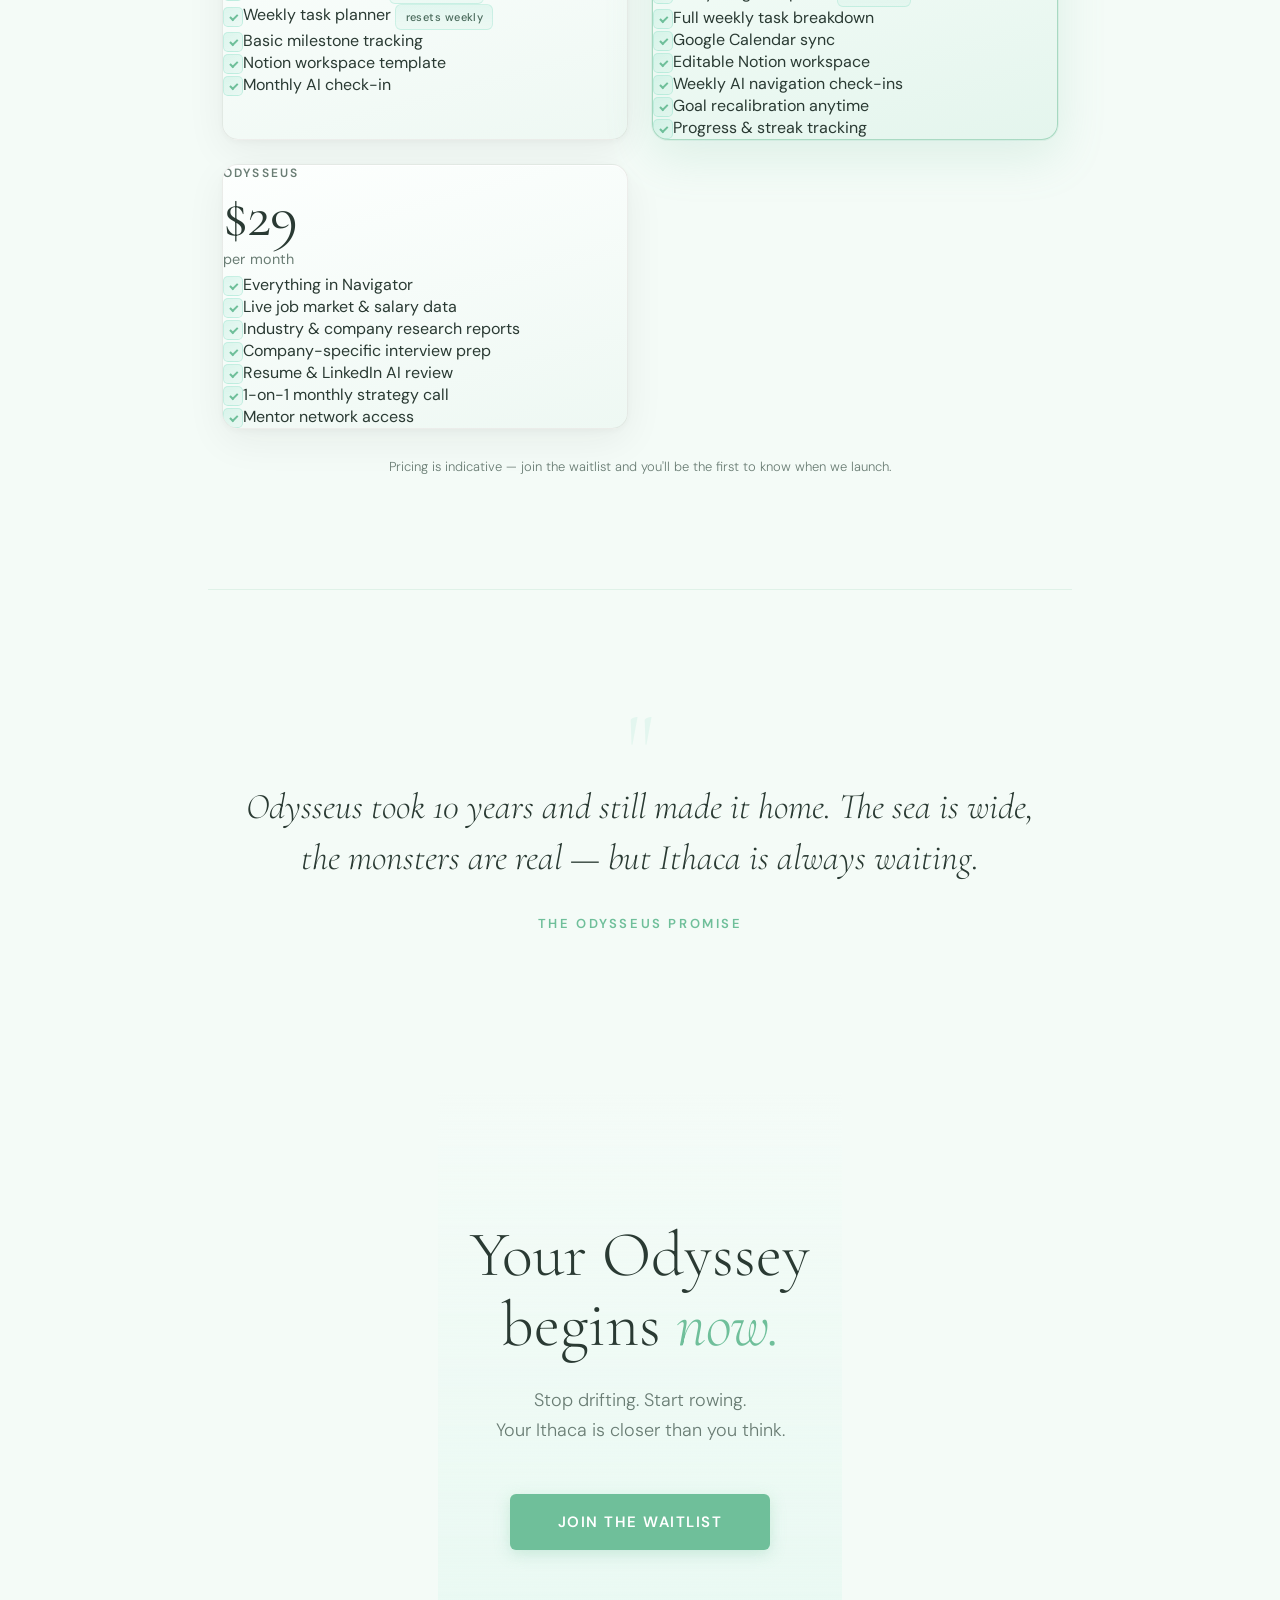
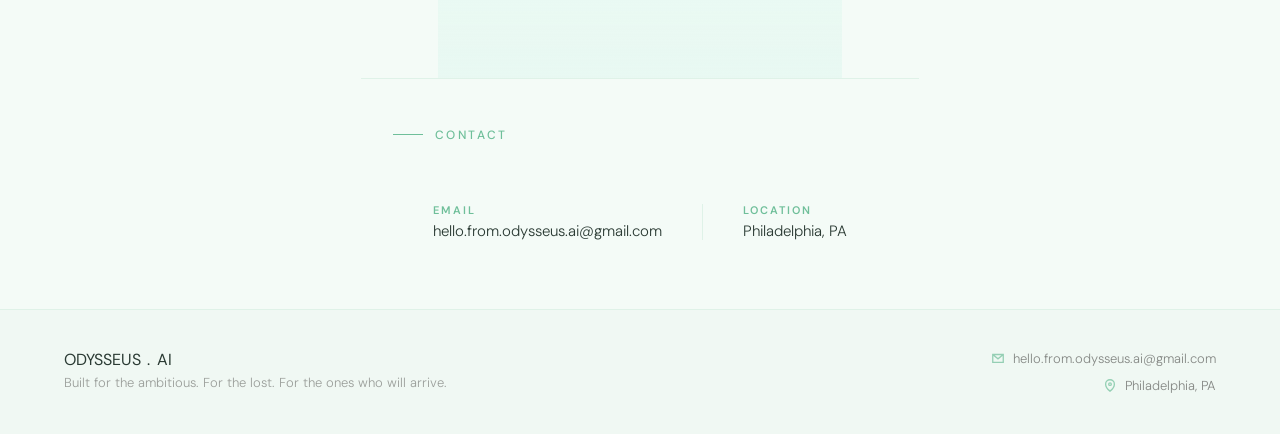
<file: odysseus_ai_full_landing_page.html>
<!DOCTYPE html>
<html lang="en">
<head>
  <meta charset="UTF-8">
  <meta name="viewport" content="width=device-width, initial-scale=1.0">
  <title>Odysseus AI | Your Ambition, Mapped.</title>
  <meta name="description" content="Odysseus AI is your personal career navigator — for interviews next week, big dreams next year, or the entire journey ahead.">
  <link rel="stylesheet" href="styles.css">
</head>
<body>
  <div class="stars" id="stars"></div>
  <div class="content">

    <nav>
      <a href="#" class="logo">ODYSSEUS<span>.</span>AI</a>
      <div class="nav-links">
        <a href="#how-sec" class="nav-link">How it works</a>
        <a href="#price-sec" class="nav-link">Pricing</a>
        <a href="#contact-sec" class="nav-link">Contact</a>
      </div>
      <a href="https://forms.gle/SqBXgmS1zUqwXqD68" target="_blank" class="nav-cta">Join the Waitlist</a>
    </nav>

    <section class="hero" style="border-top:none;">
      <div class="eyebrow fade-up">AI Career Navigator &nbsp;·&nbsp; For Any Student, Any Goal</div>
      <h1 class="hero-title fade-up delay-1">Your <em>Ithaca</em><br>is waiting.</h1>
      <p class="hero-sub fade-up delay-2">From next week's interview to your four-year ambition —<br>just tell us where you want to go.</p>

      <!-- Typing demo widget -->
      <div class="typing-demo fade-up delay-3" id="typing-demo">
        <div class="typing-header">
          <span class="typing-dot"></span>
          <span class="typing-dot"></span>
          <span class="typing-dot"></span>
          <span class="typing-label">Tell Odysseus your goal</span>
        </div>
        <div class="typing-body">
          <span class="typing-prefix">✦</span>
          <span class="typing-text" id="typing-text"></span>
          <span class="typing-cursor" id="typing-cursor">|</span>
        </div>
        <div class="typing-footer">
          <span class="typing-hint">Odysseus builds your plan instantly →</span>
        </div>
      </div>

      <a href="https://forms.gle/SqBXgmS1zUqwXqD68" target="_blank" class="hero-cta fade-up delay-4">Join the Waitlist</a>
      <div class="scroll-line fade-up" style="animation-delay:1.2s"></div>
    </section>

    <section class="reveal">
      <div class="section-label">The Problem</div>
      <div class="pain-grid">
        <div class="pain-card">
          <div class="pain-num">01</div>
          <p class="pain-text">You have big goals. No clear path to get there.</p>
        </div>
        <div class="pain-card">
          <div class="pain-num">02</div>
          <p class="pain-text">Everyone is busy. Nobody is guiding you.</p>
        </div>
        <div class="pain-card">
          <div class="pain-num">03</div>
          <p class="pain-text">Time moves fast. Most students figure it out too late.</p>
        </div>
      </div>
    </section>

    <section id="how-sec" class="reveal">
      <h2 class="sec-title">How your Odyssey works.</h2>
      <div>
        <div class="step">
          <div class="step-num">I</div>
          <div class="step-content">
            <div class="step-title">Tell us your destination</div>
            <p class="step-desc">An interview in 3 weeks. A startup dream. A medical school application. Landing at Google. Whatever it is — name it, and Odysseus begins charting your course.</p>
          </div>
          <div class="step-tag">Any Goal</div>
        </div>
        <div class="step">
          <div class="step-num">II</div>
          <div class="step-content">
            <div class="step-title">Get your personal roadmap</div>
            <p class="step-desc">Odysseus builds a precise plan — with milestones, timelines, and weekly actions — tailored exactly to where you are and where you're going.</p>
          </div>
          <div class="step-tag">Roadmap</div>
        </div>
        <div class="step">
          <div class="step-num">III</div>
          <div class="step-content">
            <div class="step-title">Execute, adapt, and arrive</div>
            <p class="step-desc">Tasks pushed to your calendar. Weekly check-ins to keep you on course. And when plans change — Odysseus recalibrates with you.</p>
          </div>
          <div class="step-tag">Execution</div>
        </div>
      </div>
    </section>

    <section class="reveal">
      <div class="section-label">What You Can Do</div>
      <h2 class="sec-title">Any horizon. Any timeline.</h2>
      <div class="use-case-list">
        <div class="use-case">
          <div class="use-case-icon">⚡</div>
          <div class="use-case-content">
            <div class="use-case-title">Immediate Goals</div>
            <p class="use-case-desc">Technical interview in 2 weeks? Scholarship deadline next month? Odysseus creates a sprint plan and keeps you focused.</p>
          </div>
          <div class="use-case-tag">Days → Weeks</div>
        </div>
        <div class="use-case">
          <div class="use-case-icon">🧭</div>
          <div class="use-case-content">
            <div class="use-case-title">Semester Milestones</div>
            <p class="use-case-desc">Internship season, research applications, club leadership — Odysseus maps the semester so nothing sneaks up on you.</p>
          </div>
          <div class="use-case-tag">Months</div>
        </div>
        <div class="use-case">
          <div class="use-case-icon">🌊</div>
          <div class="use-case-content">
            <div class="use-case-title">The Full Journey</div>
            <p class="use-case-desc">4 years of college. From orientation to offer letter. Odysseus holds the long view so you can focus on what's in front of you.</p>
          </div>
          <div class="use-case-tag">1–4 Years</div>
        </div>
      </div>
    </section>

    <section id="price-sec" class="reveal">
      <div class="section-label">Pricing</div>
      <h2 class="sec-title">Choose your vessel.</h2>
      <div class="price-grid">
        <div class="price-card">
          <div class="price-tier">Explorer</div>
          <div class="price-amount">$0</div>
          <div class="price-period">forever free</div>
          <ul class="price-features">
            <li><span class="check"></span>AI roadmap builder <span class="feat-limit">5 goals/week</span></li>
            <li><span class="check"></span>Weekly task planner <span class="feat-limit">resets weekly</span></li>
            <li><span class="check"></span>Basic milestone tracking</li>
            <li><span class="check"></span>Notion workspace template</li>
            <li><span class="check"></span>Monthly AI check-in</li>
          </ul>
        </div>
        <div class="price-card featured">
          <div class="price-badge">Most Popular</div>
          <div class="price-tier">Navigator</div>
          <div class="price-amount">$12</div>
          <div class="price-period">per month</div>
          <ul class="price-features">
            <li><span class="check"></span>Everything in Explorer <span class="feat-limit">unlimited</span></li>
            <li><span class="check"></span>Full weekly task breakdown</li>
            <li><span class="check"></span>Google Calendar sync</li>
            <li><span class="check"></span>Editable Notion workspace</li>
            <li><span class="check"></span>Weekly AI navigation check-ins</li>
            <li><span class="check"></span>Goal recalibration anytime</li>
            <li><span class="check"></span>Progress & streak tracking</li>
          </ul>
        </div>
        <div class="price-card">
          <div class="price-tier">Odysseus</div>
          <div class="price-amount">$29</div>
          <div class="price-period">per month</div>
          <ul class="price-features">
            <li><span class="check"></span>Everything in Navigator</li>
            <li><span class="check"></span>Live job market & salary data</li>
            <li><span class="check"></span>Industry & company research reports</li>
            <li><span class="check"></span>Company-specific interview prep</li>
            <li><span class="check"></span>Resume & LinkedIn AI review</li>
            <li><span class="check"></span>1-on-1 monthly strategy call</li>
            <li><span class="check"></span>Mentor network access</li>
          </ul>
        </div>
      </div>
      <p class="price-note">Pricing is indicative — join the waitlist and you'll be the first to know when we launch.</p>
    </section>


    <section class="quote-section reveal">
      <div class="quote-mark">"</div>
      <p class="quote-text">Odysseus took 10 years and still made it home. The sea is wide, the monsters are real — but Ithaca is always waiting.</p>
      <div class="quote-attr">The Odysseus Promise</div>
    </section>

    <section class="final-cta reveal">
      <h2 class="final-title">Your Odyssey<br>begins <em>now.</em></h2>
      <p class="final-sub">Stop drifting. Start rowing.<br>Your Ithaca is closer than you think.</p>
      <a href="https://forms.gle/SqBXgmS1zUqwXqD68" target="_blank" class="final-btn">Join the Waitlist</a>
    </section>

    <section id="contact-sec" class="reveal contact-section">
      <div class="section-label">Contact</div>
      <div class="contact-row">
        <a href="mailto:hello.from.odysseus.ai@gmail.com" class="contact-item">
          <span class="contact-item-label">Email</span>
          <span class="contact-item-value">hello.from.odysseus.ai@gmail.com</span>
        </a>
        <div class="contact-divider"></div>
        <div class="contact-item">
          <span class="contact-item-label">Location</span>
          <span class="contact-item-value">Philadelphia, PA</span>
        </div>
      </div>
    </section>

    <footer>
      <div class="footer-left">
        <div class="footer-logo">ODYSSEUS<span>.</span>AI</div>
        <div class="footer-copy">Built for the ambitious. For the lost. For the ones who will arrive.</div>
      </div>
      <div class="footer-contact">
        <div class="footer-contact-item">
          <svg viewBox="0 0 16 16" fill="none" stroke="currentColor" stroke-width="1.5">
            <path d="M2 4l6 5 6-5M2 4h12v9H2V4z"/>
          </svg>
          <a href="mailto:hello.from.odysseus.ai@gmail.com">hello.from.odysseus.ai@gmail.com</a>
        </div>
        <div class="footer-contact-item">
          <svg viewBox="0 0 16 16" fill="none" stroke="currentColor" stroke-width="1.5">
            <path d="M8 2C5.2 2 3 4.2 3 7c0 4 5 8 5 8s5-4 5-8c0-2.8-2.2-5-5-5zm0 6.5a1.5 1.5 0 110-3 1.5 1.5 0 010 3z"/>
          </svg>
          <span>Philadelphia, PA</span>
        </div>
      </div>
    </footer>

  </div>

  <script src="script.js"></script>
</body>
</html>
</file>
<file: styles.css>
@import url('https://fonts.googleapis.com/css2?family=Cormorant+Garamond:ital,wght@0,300;0,400;0,600;1,300;1,400&family=DM+Sans:wght@300;400;500;600&family=JetBrains+Mono:wght@400;500&display=swap');

:root {
  /* Light mint wash — soft, not heavy */
  --bg: #f4fbf7;
  --bg-card: #fefffe;
  --bg-card-hover: #f0faf4;
  --text-main: #2a3a33;
  --text-muted: #6a7d74;
  /* Primary brand greens (requested range) */
  --accent: #6fbf9a;
  --accent-light: #7fcfa8;
  --accent-hover: #5db894;
  --border-light: #dff2e8;
  --border-accent: rgba(111, 191, 154, 0.38);
  /* Hero sits on blue sky canvas — avoid green-on-blue clash */
  --hero-eyebrow-text: #1e3238;
  --hero-eyebrow-surface: rgba(255, 255, 255, 0.5);
  --hero-eyebrow-border: rgba(255, 255, 255, 0.38);
  --hero-title-grad-a: #2d6782;
  --hero-title-grad-b: #5db4d4;
  --hero-sub-em: #366a7a;
  --hero-scroll: rgba(255, 255, 255, 0.72);
  --hero-scroll-border: rgba(255, 255, 255, 0.45);
  --hero-typing-accent: #5eb0c8;
  --font-serif: 'Cormorant Garamond', serif;
  --font-sans: 'DM Sans', sans-serif;
  --z-background: -10;
  --z-content: 1;
}

html {
  scroll-behavior: smooth;
  overflow-x: hidden;
  -webkit-text-size-adjust: 100%;
  text-size-adjust: 100%;
}

* {
  box-sizing: border-box;
  margin: 0;
  padding: 0;
}

a, button {
  touch-action: manipulation;
}

body {
  font-family: var(--font-sans);
  background: var(--bg);
  color: var(--text-main);
  overflow-x: hidden;
  position: relative;
  -webkit-font-smoothing: antialiased;
  overflow-wrap: break-word;
}

body::before, body::after {
  content: '';
  position: fixed;
  width: 700px;
  height: 700px;
  border-radius: 50%;
  filter: blur(180px);
  z-index: var(--z-background);
  pointer-events: none;
}

body::before {
  top: -150px;
  left: -200px;
  background: radial-gradient(circle, rgba(111, 191, 154, 0.11), transparent 70%);
}

body::after {
  bottom: -200px;
  right: -150px;
  background: radial-gradient(circle, rgba(127, 207, 168, 0.1), transparent 70%);
}

/* stars hidden in light mode */
.stars { display: none; }

.content {
  position: relative;
  z-index: var(--z-content);
  display: flex;
  flex-direction: column;
  min-width: 0;
}

/* First screen: nav + hero + typing + scroll hint ≤ 100vh */
.hero-viewport {
  position: relative;
  display: flex;
  flex-direction: column;
  min-height: 100vh;
  min-height: 100svh;
  min-height: 100dvh;
  max-height: 100vh;
  max-height: 100svh;
  max-height: 100dvh;
  overflow: hidden;
}
.hero-viewport > nav {
  flex-shrink: 0;
  padding-top: max(0.75rem, env(safe-area-inset-top, 0px));
  padding-bottom: 0.85rem;
}

/* ── Nav ────────────────────────────────────────────────── */
nav {
  display: flex;
  align-items: center;
  justify-content: space-between;
  padding: 1.1rem max(3rem, env(safe-area-inset-right, 0px)) 1.1rem max(3rem, env(safe-area-inset-left, 0px));
  background: rgba(248, 252, 250, 0.94);
  border-bottom: 1px solid var(--border-light);
  position: sticky;
  top: 0;
  z-index: 100;
  backdrop-filter: blur(14px);
  -webkit-backdrop-filter: blur(14px);
}

.logo {
  display: flex;
  align-items: center;
  line-height: 0;
  text-decoration: none;
  flex-shrink: 0;
}

.logo--inline {
  flex-direction: row;
  align-items: center;
  gap: 0.5rem;
}

.logo-word {
  font-family: var(--font-serif);
  font-size: 1.1rem;
  font-weight: 600;
  letter-spacing: 0.06em;
  color: var(--text-main);
  line-height: 1;
  text-transform: none;
}

.logo-mascot {
  display: block;
  height: 36px;
  width: auto;
  max-height: 40px;
  object-fit: contain;
}

.nav-links {
  display: flex;
  gap: 2.5rem;
  align-items: center;
}

.nav-link {
  font-size: 14px;
  font-weight: 400;
  color: var(--text-muted);
  text-decoration: none;
  transition: all 0.3s ease;
  position: relative;
}

.nav-link:hover {
  color: var(--text-main);
}

.nav-link::after {
  content: '';
  position: absolute;
  bottom: -4px;
  left: 0;
  width: 0%;
  height: 1px;
  background: var(--accent);
  transition: width 0.3s ease;
}

.nav-link:hover::after {
  width: 100%;
}

.nav-cta {
  font-size: 13px;
  font-weight: 600;
  color: #fff;
  background: var(--accent);
  text-decoration: none;
  padding: 10px 24px;
  border-radius: 6px;
  letter-spacing: 0.05em;
  text-transform: uppercase;
  transition: all 0.3s ease;
  box-shadow: 0 2px 8px rgba(111, 191, 154, 0.25);
}

.nav-cta:hover {
  transform: translateY(-2px);
  box-shadow: 0 6px 18px rgba(111, 191, 154, 0.35);
}

/* ── Hamburger ─────────────────────────────────────────── */
.ham-btn {
  display: none;
  flex-direction: column;
  justify-content: center;
  gap: 5px;
  min-width: 44px;
  min-height: 44px;
  width: 44px;
  height: 44px;
  background: none;
  border: none;
  cursor: pointer;
  padding: 0;
  border-radius: 8px;
  align-items: center;
}

.ham-btn span {
  display: block;
  width: 24px;
  height: 2px;
  background: var(--text-main);
  border-radius: 2px;
  transition: transform 0.25s ease, opacity 0.25s ease;
}

/* ── Mobile menu ──────────────────────────────────────── */
.mob-menu {
  display: none;
  position: fixed;
  inset: 0;
  background: var(--bg);
  z-index: 999;
  flex-direction: column;
  justify-content: center;
  align-items: flex-start;
  padding: max(1.5rem, env(safe-area-inset-top, 0px)) max(3rem, env(safe-area-inset-right, 0px)) max(1.5rem, env(safe-area-inset-bottom, 0px)) max(3rem, env(safe-area-inset-left, 0px));
  gap: 0;
}

.mob-menu.open {
  display: flex;
}

.mob-close {
  position: absolute;
  top: max(1.25rem, env(safe-area-inset-top, 0px));
  right: max(1.25rem, env(safe-area-inset-right, 0px));
  min-width: 44px;
  min-height: 44px;
  display: flex;
  align-items: center;
  justify-content: center;
  background: none;
  border: none;
  color: var(--text-muted);
  font-size: 20px;
  cursor: pointer;
  line-height: 1;
  padding: 8px;
  transition: color 0.2s;
}

.mob-close:hover {
  color: var(--text-main);
}

.mob-link {
  font-family: var(--font-sans);
  font-size: 22px;
  font-weight: 300;
  color: var(--text-muted);
  text-decoration: none;
  padding: 1rem 0;
  width: 100%;
  border-bottom: 1px solid var(--border-light);
  transition: color 0.2s ease;
  letter-spacing: 0.02em;
}

.mob-link:first-of-type {
  border-top: 1px solid var(--border-light);
}

.mob-link:hover {
  color: var(--text-main);
}

.mob-cta {
  font-family: var(--font-sans);
  font-size: 13px;
  font-weight: 600;
  color: var(--accent);
  letter-spacing: 0.12em;
  text-transform: uppercase;
  margin-top: 2rem;
  padding: 12px 28px;
  border: 1px solid var(--border-accent);
  border-radius: 6px;
  width: auto;
  align-self: flex-start;
  transition: all 0.2s ease;
}

.mob-cta:first-of-type {
  border-top: none;
}

.mob-cta:hover {
  background: rgba(111, 191, 154, 0.07);
}

/* ── Hero wrapper + ocean canvas ───────────────────────── */
.hero-wrapper {
  position: relative;
  overflow: hidden;
  flex: 1 1 auto;
  min-height: 0;
  display: flex;
  flex-direction: column;
}

.hero-canvas {
  position: absolute;
  inset: 0;
  width: 100%;
  height: 100%;
  pointer-events: none;
  z-index: 0;
}

/* Night mode — text switches to light so it's readable on dark sky */
.hero-wrapper[data-night] .hero-title { color: #dce8f8; }
.hero-wrapper[data-night] .hero-sub {
  color: rgba(220, 232, 252, 0.9);
  text-shadow: 0 0 6px rgba(0, 0, 0, 0.4);
}
.hero-wrapper[data-night] .hero-sub strong { color: #eef3fb; }
.hero-wrapper[data-night] .hero-sub em { color: #e8b86a; }
.hero-wrapper[data-night] .eyebrow    { color: #6fbf9a; background: rgba(111, 191, 154, 0.12); border-color: rgba(111, 191, 154, 0.45); }
/* Day hero title <em> uses sky-teal gradient; night restores mint on dark canvas. */
.hero-wrapper[data-night] .hero-title em {
  background: linear-gradient(to right, #6fbf9a, #7fcfa8);
  -webkit-background-clip: text;
  -webkit-text-fill-color: transparent;
  background-clip: text;
  text-shadow: 0 0 5px rgba(0, 0, 0, 0.35);
}

.hero-wrapper[data-night] .scroll-mouse { border-color: rgba(111, 191, 154, 0.5); }
.hero-wrapper[data-night] .scroll-wheel { background: var(--accent-light); }
.hero-wrapper[data-night] .scroll-label   { color: rgba(200, 230, 210, 0.75); }

/* ── Hero ──────────────────────────────────────────────── */
.hero {
  text-align: center;
  padding: clamp(0.75rem, 3vh, 2rem) max(1.25rem, env(safe-area-inset-right, 0px)) clamp(0.5rem, 2vh, 1rem) max(1.25rem, env(safe-area-inset-left, 0px));
  max-width: 800px;
  margin: 0 auto;
  position: relative;
  z-index: 1;
  flex: 1 1 auto;
  min-height: 0;
  display: flex;
  flex-direction: column;
  justify-content: center;
  align-items: center;
  width: 100%;
  box-sizing: border-box;
}

.eyebrow {
  font-size: clamp(9px, 1.1vw, 12px);
  font-weight: 500;
  letter-spacing: 0.16em;
  text-transform: uppercase;
  margin-bottom: clamp(0.85rem, 2.2vh, 1.5rem);
  display: inline-block;
  padding: 4px 11px;
  max-width: min(100%, 34rem);
  border: 1px solid var(--hero-eyebrow-border);
  border-radius: 999px;
  background: var(--hero-eyebrow-surface);
  color: var(--hero-eyebrow-text);
  line-height: 1.4;
}

.hero-title {
  font-family: var(--font-serif);
  font-size: clamp(2.25rem, 6.5vw + 1.2rem, 4.25rem);
  font-weight: 300;
  line-height: 1.08;
  color: var(--text-main);
  margin-bottom: clamp(0.75rem, 1.8vh, 1.25rem);
}

.hero-title em {
  font-style: italic;
  background: linear-gradient(to right, var(--hero-title-grad-a), var(--hero-title-grad-b));
  -webkit-background-clip: text;
  -webkit-text-fill-color: transparent;
  background-clip: text;
  /* One light halo; readable over canvas without layered glows */
  text-shadow: 0 0 6px rgba(255, 255, 255, 0.4);
}

.hero-sub {
  font-size: clamp(0.85rem, 1.1vw + 0.65rem, 1.05rem);
  font-weight: 300;
  color: var(--text-muted);
  line-height: 1.6;
  margin-bottom: clamp(1rem, 2vh, 1.65rem);
  max-width: 34rem;
  margin-left: auto;
  margin-right: auto;
  padding: 0;
  text-shadow: 0 0 8px rgba(255, 255, 255, 0.45);
}

.hero-sub strong {
  font-weight: 500;
  color: var(--text-main);
}

.hero-sub em {
  font-style: italic;
  color: var(--hero-sub-em);
}

.hero-cta {
  display: inline-block;
  font-size: 15px;
  font-weight: 600;
  letter-spacing: 0.08em;
  color: #fff;
  background: var(--accent);
  text-decoration: none;
  padding: 16px 40px;
  border-radius: 6px;
  transition: all 0.3s ease;
  text-transform: uppercase;
  box-shadow: 0 4px 16px rgba(111, 191, 154, 0.3);
}

.hero-cta:hover {
  transform: translateY(-2px);
  box-shadow: 0 8px 24px rgba(111, 191, 154, 0.45);
}

/* ── Scroll hint (mouse widget) ──────────────────────── */
.scroll-hint {
  display: flex;
  flex-direction: column;
  align-items: center;
  gap: 6px;
  margin: clamp(0.4rem, 1.4vh, 0.9rem) auto 0;
  flex-shrink: 0;
}

.scroll-mouse {
  width: 24px;
  height: 38px;
  border: 1.5px solid var(--hero-scroll-border);
  border-radius: 12px;
  position: relative;
  display: flex;
  justify-content: center;
}

.scroll-wheel {
  width: 3px;
  height: 7px;
  background: var(--hero-typing-accent);
  border-radius: 2px;
  position: absolute;
  top: 7px;
  animation: scrollWheelAnim 1.8s ease-in-out infinite;
}

@keyframes scrollWheelAnim {
  0%   { opacity: 1; transform: translateY(0); }
  80%  { opacity: 0; transform: translateY(12px); }
  100% { opacity: 0; transform: translateY(12px); }
}

.scroll-label {
  font-size: 10px;
  font-weight: 500;
  letter-spacing: 0.2em;
  text-transform: uppercase;
  color: var(--hero-scroll);
}

/* ── Typing Demo — kept dark for contrast ─────────────── */
.typing-demo {
  margin: clamp(0.5rem, 1.5vh, 1rem) auto clamp(0.35rem, 1.2vh, 0.65rem);
  max-width: min(560px, 100%);
  width: 100%;
  flex-shrink: 1;
  min-height: 0;
  background: #1a1a2e;
  border: 1px solid rgba(94, 176, 200, 0.18);
  border-radius: 8px;
  overflow: hidden;
  box-shadow: 0 4px 20px rgba(0, 0, 0, 0.08);
}

.typing-header {
  display: flex;
  align-items: center;
  gap: 6px;
  padding: 8px 14px;
  background: rgba(255, 255, 255, 0.04);
  border-bottom: 1px solid rgba(255, 255, 255, 0.06);
}

.typing-dot {
  width: 10px;
  height: 10px;
  border-radius: 50%;
}
.typing-dot:nth-child(1) { background: #ff5f57; }
.typing-dot:nth-child(2) { background: #febc2e; }
.typing-dot:nth-child(3) { background: #28c840; }

.typing-label {
  font-size: clamp(9px, 1.5vw, 11px);
  color: rgba(255, 255, 255, 0.35);
  letter-spacing: 0.06em;
  margin-left: 4px;
  white-space: nowrap;
  overflow: hidden;
  text-overflow: ellipsis;
}

.typing-body {
  padding: clamp(0.6rem, 1.8vh, 1.1rem) clamp(0.75rem, 2vw, 1.25rem);
  display: flex;
  align-items: flex-start;
  gap: 8px;
  min-height: 0;
  max-height: clamp(3.5rem, 14vh, 6rem);
}

.typing-prefix {
  color: var(--hero-typing-accent);
  font-size: clamp(14px, 2.5vw, 17px);
  flex-shrink: 0;
  margin-top: 1px;
}

.typing-text {
  font-family: 'JetBrains Mono', monospace;
  font-size: clamp(12px, 1.5vw + 0.25rem, 15px);
  font-weight: 400;
  color: #f0ebe0;
  line-height: 1.45;
  letter-spacing: 0.01em;
  overflow: hidden;
}

.typing-cursor {
  font-family: 'JetBrains Mono', monospace;
  font-size: clamp(13px, 1.5vw + 0.35rem, 17px);
  color: var(--hero-typing-accent);
  font-weight: 300;
  line-height: 1.45;
  transition: opacity 0.1s;
}

.typing-footer {
  padding: 6px 14px;
  background: rgba(80, 160, 188, 0.08);
  border-top: 1px solid rgba(80, 160, 188, 0.18);
}

.typing-hint {
  font-size: clamp(9px, 1.2vw, 11px);
  color: rgba(120, 200, 218, 0.85);
  letter-spacing: 0.04em;
  font-weight: 500;
  line-height: 1.35;
}

/* Short viewports: compress first screen further */
@media (max-height: 720px) {
  .hero-viewport {
    min-height: 100vh;
    min-height: 100svh;
  }
  .scroll-hint {
    margin-top: 0.15rem;
    transform: scale(0.92);
  }
  .typing-body {
    max-height: 4.5rem;
  }
}

/* ── Discord-style chat mock (dark theme) ──────────── */
.chat-mock {
  margin: 0 auto 2.5rem;
  max-width: 600px;
  background: #313338;
  border: 1px solid #1e1f22;
  border-radius: 8px;
  overflow: hidden;
  box-shadow: 0 1px 0 rgba(0, 0, 0, 0.2), 0 8px 24px rgba(0, 0, 0, 0.25);
  text-align: left;
  font-family: "gg sans", "Noto Sans", "Helvetica Neue", Helvetica, Arial, sans-serif;
  font-size: 16px;
  line-height: 1.375;
  color: #dbdee1;
  -webkit-font-smoothing: antialiased;
}

/* Fake window title strip (feels like desktop client) */
.chat-mock-titlebar {
  display: flex;
  align-items: center;
  gap: 6px;
  height: 12px;
  padding: 8px 12px 4px;
  background: #1e1f22;
  border-bottom: 1px solid #111214;
}
.chat-mock-titlebar-dot {
  width: 8px;
  height: 8px;
  border-radius: 50%;
}
.chat-mock-titlebar .chat-mock-titlebar-dot:nth-of-type(1) { background: #ed5a58; }
.chat-mock-titlebar .chat-mock-titlebar-dot:nth-of-type(2) { background: #e1b532; }
.chat-mock-titlebar .chat-mock-titlebar-dot:nth-of-type(3) { background: #2dab66; }

/* Channel header (Discord: #2b2d31) */
.chat-mock-channel-head {
  display: flex;
  align-items: center;
  justify-content: space-between;
  min-height: 48px;
  padding: 0 12px 0 16px;
  background: #2b2d31;
  box-shadow: 0 1px 0 rgba(0, 0, 0, 0.2);
  z-index: 1;
}
.chat-mock-channel-meta {
  display: flex;
  align-items: baseline;
  gap: 2px;
}
.chat-mock-hash {
  color: #80848e;
  font-size: 1.5rem;
  font-weight: 300;
  line-height: 1;
  user-select: none;
}
.chat-mock-channel-name {
  font-size: 1rem;
  font-weight: 600;
  color: #f2f3f5;
  letter-spacing: -0.01em;
}
.chat-mock-channel-actions {
  display: flex;
  align-items: center;
  gap: 14px;
  color: #b5bac1;
}
.chat-mock-tool {
  display: flex;
  opacity: 0.7;
  cursor: default;
}
.chat-mock-tool:hover {
  color: #dbdee1;
  opacity: 1;
}

/* Scrollable message area */
.chat-mock-scroller {
  background: #313338;
  max-height: 420px;
  overflow-y: auto;
  overflow-x: hidden;
  scrollbar-color: #1e1f22 #313338;
  scrollbar-width: thin;
}
.chat-mock-scroller::-webkit-scrollbar {
  width: 8px;
}
.chat-mock-scroller::-webkit-scrollbar-track {
  background: #2b2d31;
}
.chat-mock-scroller::-webkit-scrollbar-thumb {
  background: #1e1f22;
  border-radius: 4px;
  border: 2px solid #2b2d31;
}

/* "Today" divider */
.chat-mock-divider {
  display: flex;
  align-items: center;
  margin: 12px 16px 4px;
  gap: 10px;
  font-size: 12px;
  font-weight: 600;
  text-transform: uppercase;
  color: #949ba4;
  letter-spacing: 0.02em;
  user-select: none;
}
.chat-mock-divider::before,
.chat-mock-divider::after {
  content: "";
  flex: 1;
  height: 1px;
  background: #3b3d44;
}
.chat-mock-divider span {
  flex-shrink: 0;
  padding: 0 2px;
}

.chat-mock-body {
  padding: 8px 0 12px;
  display: flex;
  flex-direction: column;
  gap: 0;
}

.chat-mock-msg {
  display: flex;
  align-items: flex-start;
  gap: 0;
  padding: 0.2rem 16px 0.1rem 16px;
  margin: 0 8px 2px;
  border-radius: 4px;
  transition: background 0.12s ease;
}
.chat-mock-msg:hover {
  background: #2e3035;
}

.chat-mock-avatar {
  flex-shrink: 0;
  width: 40px;
  height: 40px;
  margin-top: 1px;
  margin-right: 16px;
  border-radius: 50%;
  display: flex;
  align-items: center;
  justify-content: center;
  font-size: 15px;
  font-weight: 600;
  color: #fff;
  user-select: none;
  font-family: "gg sans", "Noto Sans", sans-serif;
}

.chat-mock-avatar--user {
  background: linear-gradient(135deg, #5865f2, #404eed);
  box-shadow: inset 0 0 0 1px rgba(0, 0, 0, 0.15);
}

.chat-mock-avatar--trov {
  background: #6fbf9a;
  color: #1a1510;
  font-weight: 700;
  box-shadow: inset 0 0 0 1px rgba(0, 0, 0, 0.1);
}

.chat-mock-bubble {
  flex: 1;
  min-width: 0;
  padding-top: 1px;
}

.chat-mock-meta {
  display: flex;
  flex-wrap: wrap;
  align-items: center;
  gap: 0.35rem 0.5rem;
  margin-bottom: 2px;
  line-height: 1.3;
}

.chat-mock-name--user {
  font-size: 1rem;
  font-weight: 500;
  color: #f2f3f5;
  text-transform: none;
  cursor: default;
}
.chat-mock-name--trov {
  font-size: 1rem;
  font-weight: 500;
  color: #f2f3f5;
  cursor: default;
}

/* Discord-style BOT pill */
.chat-mock-bot-badge {
  display: inline-block;
  font-size: 0.65rem;
  font-weight: 500;
  line-height: 1.1;
  letter-spacing: 0.02em;
  text-transform: uppercase;
  color: #fff;
  background: #5865f2;
  padding: 1px 4px 2px;
  border-radius: 4px;
  vertical-align: text-bottom;
  position: relative;
  top: -1px;
}

.chat-mock-time {
  font-size: 0.75rem;
  font-weight: 500;
  color: #949ba4;
  font-feature-settings: "tnum" 1;
  margin: 0;
}

.chat-mock-text {
  margin: 0;
  font-size: 0.95rem;
  font-weight: 400;
  line-height: 1.5;
  color: #dbdee1;
  word-wrap: break-word;
  user-select: text;
}

.chat-mock-text strong {
  font-weight: 600;
  color: #f2f3f5;
}

/* Message input bar (fake / Discord composer) */
.chat-mock-inputbar {
  padding: 0 16px 16px;
  background: #313338;
}
.chat-mock-composer {
  display: flex;
  align-items: stretch;
  min-height: 44px;
  background: #383a40;
  border-radius: 8px;
  overflow: hidden;
  box-shadow: 0 0 0 1px rgba(0, 0, 0, 0.15);
}
.chat-mock-input-btn {
  flex-shrink: 0;
  width: 44px;
  display: flex;
  align-items: center;
  justify-content: center;
  border: none;
  background: transparent;
  color: #b5bac1;
  cursor: default;
  padding: 0;
  margin: 0;
  border-right: 1px solid #2f3136;
}
.chat-mock-input-btn:hover {
  color: #dbdee1;
  background: rgba(0, 0, 0, 0.12);
}
.chat-mock-input-fake {
  flex: 1;
  display: flex;
  align-items: center;
  padding: 10px 12px 10px 8px;
  min-width: 0;
}
.chat-mock-input-placeholder {
  font-size: 0.95rem;
  color: #6d6f78;
  user-select: none;
  pointer-events: none;
  white-space: nowrap;
  overflow: hidden;
  text-overflow: ellipsis;
}
.chat-mock-input-hash {
  color: #6d6f78;
  font-weight: 600;
}
.chat-mock-input-suffix {
  flex-shrink: 0;
  display: flex;
  align-items: center;
  padding-right: 10px;
  opacity: 0.45;
  font-size: 1.1rem;
  line-height: 1;
}
.chat-mock-emoji {
  filter: grayscale(0.25);
  pointer-events: none;
}

/* Trov / landing tie-in */
.chat-mock-footer {
  padding: 8px 16px 10px;
  background: #2b2d31;
  border-top: 1px solid #1e1f22;
}
.chat-mock-hint {
  font-size: 0.7rem;
  line-height: 1.5;
  color: #b5bac1;
  font-weight: 500;
  letter-spacing: 0.02em;
  font-family: var(--font-serif);
}
.chat-mock-hint strong {
  color: #6fbf9a;
  font-weight: 600;
}

.visually-hidden {
  position: absolute;
  width: 1px;
  height: 1px;
  padding: 0;
  margin: -1px;
  overflow: hidden;
  clip: rect(0, 0, 0, 0);
  white-space: nowrap;
  border: 0;
}

/* ── Channel demos carousel (Discord / WhatsApp / Slack) ─ */
/* Full-bleed wash: base `section` is max-width 900px, so a normal bg only paints the
   center column and reads as “green middle, white sides” on wide viewports. */
.channel-demos {
  position: relative;
  z-index: 0;
  background: none;
}

.channel-demos::before {
  content: '';
  position: absolute;
  z-index: -1;
  top: 0;
  left: 50%;
  width: 100vw;
  margin-left: -50vw;
  min-height: 100%;
  background: linear-gradient(180deg, rgba(200, 245, 225, 0.3) 0%, transparent 48%);
  pointer-events: none;
}

/* Smaller iOS/Chrome: dynamic viewport width avoids 100vw scrollbar edge spill */
@supports (width: 100dvi) {
  .channel-demos::before {
    width: 100dvi;
    margin-left: -50dvi;
  }
}

.channel-demos .section-label {
  color: var(--text-muted);
  letter-spacing: 0.18em;
}

.channel-demos-deck {
  max-width: 42rem;
  margin: 0 auto 1.75rem;
  text-align: center;
  font-size: 0.98rem;
  line-height: 1.55;
  color: var(--text-muted);
}

.channel-carousel {
  max-width: 640px;
  margin: 0 auto;
  min-width: 0;
  width: 100%;
}

/* Text tabs + underline: avoids “one green / two white” pill contrast */
.channel-carousel__tabs {
  display: flex;
  flex-wrap: wrap;
  justify-content: center;
  gap: 0.15rem 0.35rem;
  margin: 0 auto 1.35rem;
  width: fit-content;
  max-width: 100%;
  padding: 0;
  background: none;
  border: none;
}

.channel-carousel__tab {
  position: relative;
  font-family: var(--font-sans);
  font-size: 12px;
  font-weight: 600;
  letter-spacing: 0.12em;
  text-transform: uppercase;
  padding: 0.5rem 0.9rem 0.7rem;
  border: none;
  border-radius: 6px;
  background: transparent;
  color: rgba(80, 98, 90, 0.85);
  cursor: pointer;
  transition: color 0.2s ease, background 0.2s ease;
}

.channel-carousel__tab::after {
  content: '';
  position: absolute;
  left: 0.5rem;
  right: 0.5rem;
  bottom: 0.2rem;
  height: 2px;
  border-radius: 2px;
  background: var(--accent);
  opacity: 0;
  transform: scaleX(0.35);
  transition: opacity 0.2s ease, transform 0.2s ease;
}

.channel-carousel__tab:hover {
  color: var(--text-main);
  background: rgba(111, 191, 154, 0.07);
}

.channel-carousel__tab[aria-selected="true"] {
  color: var(--text-main);
}

.channel-carousel__tab[aria-selected="true"]::after {
  opacity: 1;
  transform: scaleX(1);
}

.channel-carousel__tab:focus-visible {
  outline: 2px solid rgba(111, 191, 154, 0.45);
  outline-offset: 2px;
}

.channel-carousel__viewport {
  overflow: hidden;
  border-radius: 10px;
  touch-action: pan-y pinch-zoom;
}

.channel-carousel__track {
  display: flex;
  width: 300%;
  transition: transform 0.65s cubic-bezier(0.32, 0.72, 0, 1);
  will-change: transform;
}

.channel-carousel[data-paused="true"] .channel-carousel__track {
  transition-duration: 0.5s;
}

.channel-carousel__slide {
  flex: 0 0 33.333333%;
  width: 33.333333%;
  min-width: 0;
  box-sizing: border-box;
  padding: 0 2px 4px;
}

.channel-slide-caption {
  text-align: center;
  font-size: 0.88rem;
  color: var(--text-muted);
  margin: 0 0 1rem;
  line-height: 1.45;
}

.channel-slide-caption strong {
  color: var(--text-main);
  font-weight: 600;
}

.channel-demos .channel-carousel__slide .chat-mock,
.channel-demos .channel-carousel__slide .slack-mock,
.channel-demos .channel-carousel__slide .wa-mock {
  margin-bottom: 0.35rem;
}

@media (prefers-reduced-motion: reduce) {
  .channel-carousel__track {
    transition: none;
  }
}

/* ── WhatsApp-style mock ───────────────────────────── */
.wa-mock {
  max-width: 600px;
  margin: 0 auto;
  background: #efeae2;
  background-image: url("data:image/svg+xml,%3Csvg xmlns='http://www.w3.org/2000/svg' width='80' height='80' viewBox='0 0 80 80'%3E%3Cpath fill='%23d8d2c8' fill-opacity='0.35' d='M0 0h40v40H0V0zm40 40h40v40H40V40z'/%3E%3C/svg%3E");
  border: 1px solid #c4beb6;
  border-radius: 8px;
  overflow: hidden;
  box-shadow: 0 2px 16px rgba(0, 0, 0, 0.08);
  text-align: left;
  font-family: "Segoe UI", "Helvetica Neue", Helvetica, system-ui, sans-serif;
  font-size: 14.5px;
  line-height: 1.4;
  color: #111;
}

.wa-mock-top {
  display: flex;
  align-items: center;
  justify-content: space-between;
  padding: 8px 10px 9px 6px;
  background: #075e54;
  color: #fff;
}

.wa-mock-top-inner {
  display: flex;
  align-items: center;
  gap: 4px;
}

.wa-mock-chev {
  font-size: 1.2rem;
  line-height: 1;
  opacity: 0.9;
  padding: 0 2px 0 4px;
}

.wa-mock-top-text {
  display: flex;
  flex-direction: column;
  gap: 0;
}

.wa-mock-top-title {
  font-size: 1.02rem;
  font-weight: 500;
  letter-spacing: 0.01em;
}

.wa-mock-top-sub {
  font-size: 0.68rem;
  opacity: 0.8;
  font-weight: 400;
}

.wa-mock-top-icons {
  display: flex;
  gap: 1rem;
  font-size: 0.9rem;
  opacity: 0.85;
  padding-right: 4px;
}

.wa-mock-scroller {
  max-height: 400px;
  overflow-y: auto;
  background: #e5ddd5;
  scrollbar-color: #a3a3a1 #e5ddd5;
  scrollbar-width: thin;
}

.wa-mock-pad {
  padding: 6px 10px 12px 12px;
}

.wa-day {
  text-align: center;
  margin: 8px 0 10px;
  font-size: 0.72rem;
  color: #54656f;
  font-weight: 600;
  letter-spacing: 0.02em;
}
.wa-day span {
  display: inline-block;
  background: #e1f4e5;
  color: #54656f;
  padding: 3px 10px;
  border-radius: 6px;
  box-shadow: 0 1px 0 rgba(0, 0, 0, 0.04);
}

.wa-row {
  display: flex;
  margin-bottom: 2px;
  align-items: flex-end;
  gap: 6px;
}

.wa-row--in {
  justify-content: flex-start;
  padding-right: 18%;
}

.wa-row--out {
  justify-content: flex-end;
  padding-left: 12%;
}

.wa-avatar {
  flex-shrink: 0;
  width: 32px;
  height: 32px;
  border-radius: 50%;
  display: flex;
  align-items: center;
  justify-content: center;
  font-size: 13px;
  font-weight: 600;
  color: #fff;
  background: #6b7c93;
  margin-bottom: 2px;
}

.wa-stack {
  max-width: 100%;
  display: flex;
  flex-direction: column;
  align-items: flex-start;
}

.wa-stack--out {
  align-items: flex-end;
}

.wa-bubble {
  position: relative;
  padding: 5px 8px 3px 9px;
  border-radius: 6px 8px 8px 6px;
  max-width: 100%;
  box-shadow: 0 1px 0.5px rgba(0, 0, 0, 0.12);
}
.wa-bubble p {
  margin: 0 0 0.1rem;
  color: #111;
  word-wrap: break-word;
}
.wa-bubble p:last-of-type {
  margin-bottom: 0;
}
.wa-bubble--in {
  background: #fff;
  border-top-left-radius: 2px;
}
.wa-bubble--out {
  background: #d9fdd3;
  border-top-right-radius: 2px;
  border-top-left-radius: 8px;
}
.wa-bubble-label {
  font-size: 0.72rem;
  font-weight: 700;
  color: #075e54;
  margin-bottom: 0.2rem;
}
.wa-bubble-time {
  display: block;
  text-align: right;
  font-size: 0.62rem;
  color: #667781;
  margin-top: 1px;
  margin-left: 6px;
  font-feature-settings: "tnum" 1;
}
.wa-bubble--in .wa-bubble-time {
  text-align: right;
  margin-top: 0;
  padding-top: 1px;
}

.wa-mock-composer {
  display: flex;
  align-items: center;
  gap: 8px;
  padding: 6px 8px 8px;
  background: #f0f0f0;
  border-top: 1px solid #d5d0c8;
}
.wa-mock-mic {
  width: 32px;
  height: 32px;
  display: flex;
  align-items: center;
  justify-content: center;
  background: #fff;
  border-radius: 50%;
  color: #54656f;
  font-size: 1.1rem;
  box-shadow: 0 0 0 0.5px rgba(0, 0, 0, 0.08);
}
.wa-mock-fake {
  flex: 1;
  min-height: 36px;
  display: flex;
  align-items: center;
  padding: 0 12px;
  background: #fff;
  border-radius: 20px;
  color: #8696a0;
  font-size: 0.9rem;
}
.wa-mock-emoji {
  font-size: 1.1rem;
  opacity: 0.75;
  padding: 0 2px;
}

/* ── Slack-style mock (PM ⟷ Trov) ─────────────────── */

.slack-mock {
  max-width: 600px;
  margin: 0 auto;
  background: #fff;
  border: 1px solid #d5d3cd;
  border-radius: 8px;
  overflow: hidden;
  box-shadow: 0 1px 3px rgba(0, 0, 0, 0.06), 0 4px 20px rgba(0, 0, 0, 0.06);
  text-align: left;
  font-family: "Lato", "Slack-Lato", "appleLogo", "Segoe UI", system-ui, sans-serif;
  font-size: 15px;
  line-height: 1.4668;
  color: #1d1c1d;
  -webkit-font-smoothing: antialiased;
}

.slack-mock-ws {
  display: flex;
  align-items: center;
  padding: 5px 12px 6px;
  background: #350d36;
  color: #f8f6f0;
  font-size: 12px;
  font-weight: 600;
  letter-spacing: 0.02em;
  border-bottom: 1px solid #25062a;
}
.slack-mock-ws-name {
  opacity: 0.95;
}

.slack-mock-ch-top {
  padding: 10px 16px 12px 18px;
  background: #fff;
  border-bottom: 1px solid #e0e0e0;
}
.slack-mock-ch-title {
  display: flex;
  align-items: baseline;
  gap: 2px;
}
.slack-mock-ch-top .slack-mock-hash {
  color: #616061;
  font-size: 1.35rem;
  font-weight: 400;
  line-height: 1;
  user-select: none;
}
.slack-mock-ch-name {
  font-size: 1.1rem;
  font-weight: 800;
  color: #1d1c1d;
  letter-spacing: -0.02em;
}
.slack-mock-ch-topic {
  margin: 2px 0 0 1.1rem;
  font-size: 0.8rem;
  color: #616061;
  font-weight: 400;
  line-height: 1.35;
}

.slack-mock-scroller {
  max-height: 400px;
  overflow-y: auto;
  background: #fff;
  scrollbar-color: #c4c2bd #fff;
  scrollbar-width: thin;
}
.slack-mock-scroller::-webkit-scrollbar {
  width: 8px;
}
.slack-mock-scroller::-webkit-scrollbar-thumb {
  background: #c1bdb8;
  border-radius: 4px;
  border: 2px solid #fff;
}

.slack-mock-day {
  text-align: center;
  position: relative;
  margin: 10px 16px 6px;
  font-size: 0.7rem;
  font-weight: 600;
  color: #616061;
  user-select: none;
}

.slack-mock-list {
  padding: 0 0 6px;
}

.slack-mock-row {
  display: flex;
  align-items: flex-start;
  gap: 8px;
  padding: 4px 16px 6px 18px;
  border-left: 3px solid transparent;
  margin-left: 0;
  transition: background 0.1s ease;
}
.slack-mock-row:hover {
  background: #f8f8f8;
  border-left-color: #e0e0e0;
}
.slack-mock-row--trov {
  background: #f4faf7;
  border-left-color: rgba(111, 191, 154, 0.35);
}
.slack-mock-row--trov:hover {
  background: #f5f0e8;
}

.slack-mock-avatar {
  flex-shrink: 0;
  width: 36px;
  height: 36px;
  border-radius: 4px;
  display: flex;
  align-items: center;
  justify-content: center;
  font-size: 11px;
  font-weight: 800;
  line-height: 1;
  color: #fff;
  user-select: none;
  font-family: "Lato", system-ui, sans-serif;
  letter-spacing: 0.02em;
  box-shadow: 0 0 0 1px rgba(0, 0, 0, 0.04);
}
.slack-mock-avatar--pm {
  background: #1264a3;
}
.slack-mock-avatar--trov {
  background: #6fbf9a;
  color: #1a1208;
  font-size: 14px;
  font-weight: 800;
  font-family: var(--font-serif);
}

.slack-mock-content {
  flex: 1;
  min-width: 0;
  padding-top: 1px;
}

.slack-mock-name-row {
  display: flex;
  flex-wrap: wrap;
  align-items: center;
  gap: 5px 8px;
  margin-bottom: 2px;
  line-height: 1.25;
}
.slack-mock-name {
  font-size: 0.85rem;
  font-weight: 900;
  color: #1d1c1d;
  letter-spacing: -0.01em;
}
.slack-mock-name--trov {
  color: #1264a3;
  font-weight: 800;
}
.slack-mock-pill {
  font-size: 0.6rem;
  font-weight: 800;
  text-transform: uppercase;
  letter-spacing: 0.08em;
  color: #4a4a4a;
  background: #ebebeb;
  padding: 1px 5px 2px;
  border-radius: 2px;
  line-height: 1;
  vertical-align: middle;
  position: relative;
  top: -1px;
}
.slack-mock-app {
  font-size: 0.6rem;
  font-weight: 800;
  text-transform: uppercase;
  letter-spacing: 0.04em;
  color: #4a4a4a;
  background: #fff;
  border: 1px solid #c4c1bc;
  padding: 0 4px 1px;
  border-radius: 2px;
  line-height: 1.1;
  vertical-align: middle;
  position: relative;
  top: -1px;
}
.slack-mock-ts {
  font-size: 0.65rem;
  font-weight: 400;
  color: #616061;
  user-select: none;
}

.slack-mock-txt {
  margin: 0;
  font-size: 0.9rem;
  line-height: 1.5;
  color: #1d1c1d;
  word-wrap: break-word;
  user-select: text;
}
.slack-mock-txt strong {
  font-weight: 700;
}
.slack-mock-txt em {
  font-style: normal;
  font-weight: 600;
  color: #454340;
  background: rgba(111, 191, 154, 0.12);
  padding: 0 0.1em;
  border-radius: 2px;
}
.slack-mock-chan {
  color: #1264a3;
  font-weight: 600;
  background: #e7f3fa;
  padding: 0 0.12em 0.05em;
  border-radius: 2px;
}

.slack-mock-compose {
  border-top: 1px solid #e0e0e0;
  background: #f8f8f8;
  padding: 8px 12px 10px 14px;
}
.slack-mock-input {
  position: relative;
  background: #fff;
  border: 1px solid #8c8b88;
  border-radius: 4px;
  min-height: 40px;
  display: flex;
  flex-direction: column;
  padding: 8px 10px 6px 12px;
  box-shadow: 0 1px 0 rgba(0, 0, 0, 0.04);
}
.slack-mock-input:focus-within {
  border-color: #1264a3;
  box-shadow: 0 0 0 1px #1264a3, 0 1px 0 rgba(0, 0, 0, 0.06);
}
.slack-mock-placeholder {
  font-size: 0.88rem;
  color: #616061;
  user-select: none;
  line-height: 1.3;
  flex: 1;
}
.slack-mock-ch {
  color: #1264a3;
  font-weight: 600;
}
.slack-mock-compose-tools {
  display: flex;
  align-items: center;
  justify-content: space-between;
  margin-top: 4px;
  padding-top: 2px;
  border-top: 1px solid #eee;
  font-size: 0.7rem;
  color: #616061;
  letter-spacing: 0.1em;
}
.slack-mock-icon {
  display: flex;
  align-items: center;
  justify-content: center;
  min-width: 1.2rem;
  padding: 2px 4px;
  border-radius: 2px;
  color: #616061;
  cursor: default;
}
.slack-mock-icon:hover {
  background: #f0f0f0;
  color: #1d1c1d;
}
.slack-mock-icon--send {
  margin-left: auto;
  color: #fff;
  background: #007a5a;
  font-weight: 700;
  padding: 2px 8px;
  border-radius: 3px;
  letter-spacing: 0;
  font-size: 0.75rem;
  line-height: 1.2;
}
.slack-mock-icon--send:hover {
  background: #006344;
  color: #fff;
}

.chat-mock-section .slack-mock {
  margin-top: 0.25rem;
}

/* ── Mentor / PM bridge (hero copy lives here) ─────── */
.mentor-pm-bridge {
  padding: 3.5rem 2rem 4rem;
  max-width: 34rem;
  text-align: center;
  border-top: 1px solid var(--border-light);
}
.mentor-pm-bridge .section-label {
  justify-content: center;
}
.mentor-pm-bridge .section-label::before {
  display: none;
}
.mentor-pm-bridge-title {
  font-family: var(--font-serif);
  font-size: clamp(1.5rem, 3.5vw, 1.85rem);
  font-weight: 400;
  line-height: 1.35;
  color: var(--text-main);
  margin: 0 auto 1rem;
  letter-spacing: -0.02em;
}
.mentor-pm-bridge-text {
  margin: 0;
  font-size: 1rem;
  font-weight: 300;
  line-height: 1.75;
  color: var(--text-muted);
}
.mentor-pm-bridge-text strong {
  font-weight: 500;
  color: var(--text-main);
}
.mentor-pm-bridge-text a {
  color: var(--accent);
  text-decoration: none;
  font-weight: 500;
  border-bottom: 1px solid rgba(111, 191, 154, 0.35);
}
.mentor-pm-bridge-text a:hover {
  border-bottom-color: var(--accent);
}

/* ── Animations ──────────────────────────────────────── */
.fade-up {
  opacity: 0;
  animation: fadeUpAnim 0.8s forwards ease-out;
}
.delay-1 { animation-delay: 0.2s; }
.delay-2 { animation-delay: 0.4s; }
.delay-3 { animation-delay: 0.6s; }
.delay-4 { animation-delay: 0.8s; }

@keyframes fadeUpAnim {
  from { opacity: 0; transform: translateY(20px); }
  to   { opacity: 1; transform: translateY(0); }
}

.reveal {
  opacity: 0;
  transform: translateY(30px);
  transition: all 0.8s cubic-bezier(0.5, 0, 0, 1);
}
.reveal.active {
  opacity: 1;
  transform: translateY(0);
}

/* ── Sections ─────────────────────────────────────────── */
section {
  padding: 7rem max(2rem, env(safe-area-inset-right, 0px)) 7rem max(2rem, env(safe-area-inset-left, 0px));
  max-width: 900px;
  margin: 0 auto;
  border-top: 1px solid var(--border-light);
}

.chat-mock-section {
  padding: 4.5rem max(2rem, env(safe-area-inset-right, 0px)) 5rem max(2rem, env(safe-area-inset-left, 0px));
  text-align: center;
}

.chat-mock-section .section-label {
  justify-content: center;
}

.chat-mock-section .section-label::before {
  display: none;
}

.chat-mock-heading {
  font-family: var(--font-serif);
  font-size: clamp(1.2rem, 0.4rem + 2.2vw, 1.75rem);
  font-weight: 300;
  line-height: 1.3;
  color: var(--text-main);
  max-width: 32rem;
  margin: 0 auto 2.5rem;
  letter-spacing: -0.02em;
  text-wrap: balance;
}

.chat-mock-section .chat-mock {
  margin-left: auto;
  margin-right: auto;
  text-align: left;
}

.section-label {
  font-size: 12px;
  font-weight: 500;
  letter-spacing: 0.2em;
  color: var(--accent);
  text-transform: uppercase;
  margin-bottom: 2.5rem;
  display: flex;
  align-items: center;
  gap: 12px;
}

.section-label::before {
  content: '';
  width: 30px;
  height: 1px;
  background: var(--accent);
}

.sec-title {
  font-family: var(--font-serif);
  font-size: 48px;
  font-weight: 300;
  color: var(--text-main);
  margin-bottom: 3.5rem;
  line-height: 1.2;
}

.sec-title em {
  font-style: italic;
  background: linear-gradient(to right, #6fbf9a, #7fcfa8);
  -webkit-background-clip: text;
  -webkit-text-fill-color: transparent;
  background-clip: text;
}

/* ── Pain Cards ─────────────────────────────────────── */
.pain-title {
  margin-bottom: 2.5rem;
}

.pain-grid {
  display: grid;
  grid-template-columns: repeat(2, 1fr);
  gap: 1.25rem;
}

.pain-card {
  background: var(--bg-card);
  border: 1px solid var(--border-light);
  border-radius: 12px;
  padding: 1.75rem 1.5rem;
  display: flex;
  align-items: flex-start;
  gap: 1rem;
  transition: all 0.4s ease;
  box-shadow: 0 1px 3px rgba(0,0,0,0.04), 0 4px 12px rgba(0,0,0,0.03);
}

.pain-card:hover {
  transform: translateY(-4px);
  border-color: var(--border-accent);
  box-shadow: 0 8px 28px rgba(0, 0, 0, 0.08);
}

.pain-icon {
  width: 36px;
  height: 36px;
  flex-shrink: 0;
  display: flex;
  align-items: center;
  justify-content: center;
  background: rgba(111, 191, 154, 0.08);
  border-radius: 8px;
  border: 1px solid rgba(111, 191, 154, 0.15);
  padding: 6px;
  margin-top: 1px;
  color: var(--accent);
}

.pain-icon svg {
  width: 100%;
  height: 100%;
}

.pain-card-body {
  flex: 1;
}

.pain-heading {
  font-size: 16px;
  font-weight: 600;
  color: var(--text-main);
  margin-bottom: 0.5rem;
  letter-spacing: -0.01em;
}

.pain-text {
  font-size: 14px;
  font-weight: 300;
  line-height: 1.65;
  color: var(--text-muted);
}

.connect-pills {
  display: flex;
  flex-wrap: wrap;
  gap: 0.5rem;
  margin-top: 1rem;
}

.connect-pill {
  display: inline-block;
  font-size: 11px;
  font-weight: 600;
  letter-spacing: 0.08em;
  text-transform: uppercase;
  color: var(--accent);
  border: 1px solid var(--border-accent);
  padding: 5px 12px;
  border-radius: 20px;
  background: rgba(111, 191, 154, 0.06);
}

/* ── Steps ──────────────────────────────────────────── */
.step {
  display: flex;
  gap: 2.5rem;
  padding: 3rem 0;
  border-bottom: 1px solid var(--border-light);
  align-items: flex-start;
  transition: all 0.3s ease;
}

.step:first-of-type {
  border-top: 1px solid var(--border-light);
}

.step:hover {
  padding-left: 1rem;
}

.step-num {
  font-family: var(--font-serif);
  font-size: 16px;
  color: var(--accent);
  min-width: 32px;
  padding-top: 2px;
  letter-spacing: 0.1em;
}

.step-content {
  flex: 1;
}

.step-title {
  font-size: 20px;
  font-weight: 500;
  color: var(--text-main);
  margin-bottom: 0.75rem;
}

.step-desc {
  font-size: 15px;
  font-weight: 300;
  color: var(--text-muted);
  line-height: 1.7;
}

.step-tag {
  font-size: 11px;
  font-weight: 600;
  letter-spacing: 0.1em;
  color: var(--accent);
  border: 1px solid var(--border-accent);
  padding: 4px 12px;
  border-radius: 20px;
  white-space: nowrap;
  background: rgba(111, 191, 154, 0.05);
}

/* ── Use Cases ──────────────────────────────────────── */
.use-case-list {
  display: flex;
  flex-direction: column;
  gap: 1px;
  background: var(--border-light);
  border-radius: 12px;
  overflow: hidden;
  box-shadow: 0 1px 3px rgba(0,0,0,0.04);
}

.use-case {
  background: var(--bg-card);
  padding: 2rem 2.5rem;
  display: flex;
  align-items: center;
  gap: 2rem;
  transition: all 0.35s ease;
  cursor: default;
}

.use-case:hover {
  background: var(--bg-card-hover);
  padding-left: 3rem;
}

.use-case-icon {
  width: 38px;
  height: 38px;
  flex-shrink: 0;
  display: flex;
  align-items: center;
  justify-content: center;
  background: rgba(111, 191, 154, 0.07);
  border-radius: 8px;
  border: 1px solid rgba(111, 191, 154, 0.14);
  padding: 8px;
  color: var(--accent);
}

.use-case-icon svg {
  width: 100%;
  height: 100%;
}

.use-case-content {
  flex: 1;
}

.use-case-title {
  font-size: 17px;
  font-weight: 500;
  color: var(--text-main);
  margin-bottom: 4px;
}

.use-case-desc {
  font-size: 14px;
  font-weight: 300;
  color: var(--text-muted);
  line-height: 1.65;
}

.use-case-tag {
  font-size: 12px;
  font-weight: 600;
  letter-spacing: 0.1em;
  color: var(--accent);
  border: 1px solid var(--border-accent);
  padding: 5px 14px;
  border-radius: 20px;
  white-space: nowrap;
  background: rgba(111, 191, 154, 0.05);
}

/* ── Pricing ────────────────────────────────────────── */
.price-grid {
  display: grid;
  grid-template-columns: repeat(auto-fit, minmax(280px, 1fr));
  gap: 1.5rem;
  align-items: stretch;
  max-width: 1100px;
  margin: 0 auto;
}

.price-card {
  display: flex;
  flex-direction: column;
  height: 100%;
  min-height: 0;
  background: linear-gradient(165deg, #fdfffe 0%, #eef8f3 100%);
  border: 1px solid rgba(65, 45, 30, 0.08);
  padding: 0;
  border-radius: 16px;
  position: relative;
  transition: box-shadow 0.35s ease, border-color 0.25s ease, transform 0.3s ease;
  box-shadow:
    0 1px 0 rgba(255, 255, 255, 0.9) inset,
    0 2px 8px rgba(40, 30, 20, 0.04),
    0 12px 40px rgba(40, 30, 20, 0.06);
  overflow: hidden;
}

.price-card:hover {
  transform: translateY(-4px);
  border-color: rgba(111, 191, 154, 0.28);
  box-shadow:
    0 1px 0 rgba(255, 255, 255, 0.9) inset,
    0 8px 24px rgba(40, 30, 20, 0.08);
}

.price-card.featured {
  z-index: 1;
  padding-top: 0.2rem;
  border: 1.5px solid rgba(111, 191, 154, 0.55);
  background: linear-gradient(165deg, #f6fdf9 0%, #e4f5ed 100%);
  box-shadow:
    0 0 0 1px rgba(111, 191, 154, 0.12),
    0 1px 0 rgba(255, 255, 255, 0.95) inset,
    0 16px 48px rgba(111, 191, 154, 0.18);
}

.price-card.featured:hover {
  transform: translateY(-5px);
  box-shadow:
    0 0 0 1px rgba(111, 191, 154, 0.18),
    0 1px 0 rgba(255, 255, 255, 0.95) inset,
    0 20px 52px rgba(111, 191, 154, 0.22);
}

.price-badge {
  position: absolute;
  top: 0.6rem;
  left: 50%;
  right: auto;
  transform: translateX(-50%);
  font-size: 10px;
  font-weight: 600;
  letter-spacing: 0.12em;
  text-transform: uppercase;
  color: #fff;
  background: var(--accent);
  padding: 5px 14px 5px 15px;
  border-radius: 100px;
  box-shadow: 0 2px 10px rgba(111, 191, 154, 0.35);
  z-index: 2;
}

.price-card.featured .price-card-head {
  padding-top: 1.9rem;
}

.price-card-head {
  padding: 1.6rem 1.35rem 1.1rem;
  border-bottom: 1px solid rgba(65, 45, 30, 0.07);
  background: rgba(255, 255, 255, 0.35);
}

.price-card.featured .price-card-head {
  background: rgba(250, 255, 252, 0.92);
  border-bottom-color: rgba(111, 191, 154, 0.12);
}

.price-tier {
  font-size: 12px;
  font-weight: 600;
  letter-spacing: 0.18em;
  color: var(--text-muted);
  text-transform: uppercase;
  margin: 0 0 0.4rem;
}

.price-amount {
  font-family: var(--font-serif);
  font-size: clamp(2.75rem, 5.5vw, 3.75rem);
  font-weight: 400;
  color: var(--text-main);
  line-height: 0.95;
  margin: 0 0 0.35rem;
  letter-spacing: -0.02em;
}

.price-period {
  font-size: 0.9rem;
  color: var(--text-muted);
  font-weight: 400;
  margin: 0;
  letter-spacing: 0.01em;
}

.price-features {
  list-style: none;
  margin: 0;
  padding: 0.35rem 0 0;
  flex: 1;
  display: flex;
  flex-direction: column;
  gap: 0;
}

.price-feat {
  display: flex;
  align-items: flex-start;
  gap: 0.7rem;
  margin: 0;
  padding: 0.75rem 1.1rem 0.85rem 1.15rem;
  border-bottom: 1px solid rgba(65, 45, 30, 0.06);
}

.price-feat:last-child {
  border-bottom: none;
  padding-bottom: 1rem;
}

.price-feat-body {
  flex: 1;
  min-width: 0;
  display: flex;
  flex-direction: column;
  align-items: flex-start;
  gap: 0.4rem;
}

.price-feat-text {
  font-size: 0.9rem;
  line-height: 1.5;
  color: #3d5248;
  font-weight: 400;
  margin: 0;
}

.price-feat-text strong {
  color: var(--text-main);
  font-weight: 600;
}

.feat-tag,
.feat-limit {
  display: inline-block;
  width: max-content;
  max-width: 100%;
  font-size: 11px;
  font-weight: 500;
  letter-spacing: 0.04em;
  line-height: 1.3;
  text-transform: none;
  color: #4a6b5c;
  background: linear-gradient(180deg, rgba(150, 230, 205, 0.2) 0%, rgba(150, 230, 205, 0.08) 100%);
  border: 1px solid rgba(130, 220, 195, 0.28);
  padding: 0.28rem 0.55rem 0.3rem 0.6rem;
  border-radius: 6px;
  margin: 0;
  white-space: normal;
  margin-left: 0;
  align-self: flex-start;
}

.check {
  width: 20px;
  height: 20px;
  border-radius: 5px;
  margin-top: 0.1rem;
  background: linear-gradient(145deg, rgba(150, 230, 205, 0.28) 0%, rgba(150, 230, 205, 0.1) 100%);
  border: 1px solid rgba(130, 220, 195, 0.35);
  display: inline-flex;
  align-items: center;
  justify-content: center;
  flex-shrink: 0;
}

.check::after {
  content: "";
  display: block;
  width: 5px;
  height: 8px;
  border: 2px solid var(--accent);
  border-top: 0;
  border-left: 0;
  transform: rotate(45deg) translate(0, -0.5px);
  box-sizing: border-box;
}

.price-btn {
  width: 100%;
  background: transparent;
  border: 1px solid var(--accent);
  color: var(--accent);
  padding: 14px;
  font-size: 14px;
  font-weight: 600;
  letter-spacing: 0.1em;
  border-radius: 6px;
  cursor: pointer;
  transition: all 0.3s ease;
  text-transform: uppercase;
  text-decoration: none;
  display: inline-block;
  text-align: center;
}

.price-btn:hover {
  background: rgba(111, 191, 154, 0.08);
}

.price-btn.primary {
  background: var(--accent);
  color: #fff;
}

.price-btn.primary:hover {
  background: var(--accent-hover);
  box-shadow: 0 4px 14px rgba(111, 191, 154, 0.3);
}

.price-deck {
  max-width: 44rem;
  margin: 0 auto 2.75rem;
  text-align: center;
  font-size: 0.95rem;
  line-height: 1.65;
  color: var(--text-muted);
  letter-spacing: 0.01em;
}

.price-note {
  margin-top: 1.75rem;
  font-size: 13px;
  font-weight: 300;
  color: var(--text-muted);
  text-align: center;
  max-width: 36rem;
  margin-left: auto;
  margin-right: auto;
  line-height: 1.55;
}

/* ── Contact ─────────────────────────────────────────── */
.contact-section {
  padding-top: 3rem;
  padding-bottom: 3rem;
}

.contact-row {
  display: flex;
  align-items: center;
  gap: 0;
  flex-wrap: wrap;
}

.contact-item {
  display: flex;
  flex-direction: column;
  gap: 4px;
  padding: 1.25rem 2.5rem;
  text-decoration: none;
  transition: background 0.25s ease;
  border-radius: 8px;
}

a.contact-item:hover {
  background: rgba(0, 0, 0, 0.02);
}

a.contact-item:hover .contact-item-value {
  color: var(--accent);
}

.contact-item-label {
  font-size: 11px;
  font-weight: 600;
  letter-spacing: 0.18em;
  text-transform: uppercase;
  color: var(--accent);
}

.contact-item-value {
  font-size: 15px;
  font-weight: 300;
  color: var(--text-main);
  transition: color 0.2s ease;
}

.contact-divider {
  width: 1px;
  height: 36px;
  background: var(--border-light);
  flex-shrink: 0;
}

/* ── Quote ───────────────────────────────────────────── */
.quote-section {
  text-align: center;
  padding: 10rem 2rem;
}

.quote-mark {
  font-family: var(--font-serif);
  font-size: 100px;
  font-weight: 300;
  color: rgba(130, 220, 190, 0.14);
  line-height: 0;
  margin-bottom: 2rem;
}

.quote-text {
  font-family: var(--font-serif);
  font-size: 36px;
  font-weight: 300;
  font-style: italic;
  line-height: 1.4;
  color: var(--text-main);
  margin-bottom: 2rem;
  max-width: 800px;
  margin-left: auto;
  margin-right: auto;
}

.quote-attr {
  font-size: 13px;
  letter-spacing: 0.2em;
  color: var(--accent);
  text-transform: uppercase;
  font-weight: 600;
}

/* ── Final CTA ───────────────────────────────────────── */
.final-cta {
  text-align: center;
  background: linear-gradient(180deg, var(--bg) 0%, rgba(150, 235, 210, 0.12) 100%);
  padding: 8rem 2rem;
  border-top: none;
}

.final-title {
  font-family: var(--font-serif);
  font-size: 64px;
  font-weight: 300;
  color: var(--text-main);
  line-height: 1.1;
  margin-bottom: 1.5rem;
}

.final-title em {
  font-style: italic;
  color: var(--accent);
}

.final-sub {
  font-size: 18px;
  font-weight: 300;
  color: var(--text-muted);
  margin-bottom: 3rem;
  line-height: 1.7;
}

.final-btn {
  display: inline-block;
  font-size: 15px;
  font-weight: 600;
  letter-spacing: 0.1em;
  color: #fff;
  background: var(--accent);
  text-decoration: none;
  padding: 18px 48px;
  border-radius: 6px;
  transition: all 0.3s ease;
  text-transform: uppercase;
  box-shadow: 0 4px 16px rgba(111, 191, 154, 0.3);
}

.final-btn:hover {
  transform: translateY(-3px);
  box-shadow: 0 10px 28px rgba(111, 191, 154, 0.45);
}

/* ── Footer ──────────────────────────────────────────── */
footer {
  padding: 2.5rem 4rem;
  border-top: 1px solid var(--border-light);
  display: flex;
  align-items: center;
  justify-content: space-between;
  flex-wrap: wrap;
  gap: 2rem;
  background: #f0f8f3;
  margin-top: auto;
}

.footer-left {
  display: flex;
  flex-direction: column;
  gap: 6px;
}

.footer-logo {
  display: flex;
  align-items: center;
  gap: 0.4rem;
  line-height: 1;
}

.footer-mascot {
  display: block;
  width: 28px;
  height: 28px;
  object-fit: contain;
  flex-shrink: 0;
}

.footer-word {
  font-family: var(--font-serif);
  font-size: 1.05rem;
  font-weight: 600;
  letter-spacing: 0.05em;
  color: var(--text-muted);
}

.footer-copy {
  font-size: 13px;
  color: rgba(28, 25, 23, 0.4);
  font-weight: 300;
}

.footer-contact {
  display: flex;
  flex-direction: column;
  gap: 10px;
  align-items: flex-end;
}

.footer-contact-item {
  display: flex;
  align-items: center;
  gap: 8px;
  font-size: 13px;
  color: rgba(28, 25, 23, 0.5);
  font-weight: 300;
  transition: color 0.2s ease;
}

.footer-contact-item:hover {
  color: var(--accent);
}

.footer-contact-item svg {
  width: 14px;
  height: 14px;
  stroke: var(--accent);
  flex-shrink: 0;
  opacity: 0.7;
}

.footer-contact-item a {
  color: inherit;
  text-decoration: none;
  transition: color 0.2s ease;
}

.footer-contact-item a:hover {
  color: var(--accent);
}

/* ── Signup form ─────────────────────────────────────── */
.signup-wrap {
  background: var(--bg-card);
  border: 1px solid var(--border-light);
  border-radius: 12px;
  padding: 4rem;
  max-width: 600px;
  margin: 0 auto;
  box-shadow: 0 4px 24px rgba(0, 0, 0, 0.06);
}

.signup-title {
  font-family: var(--font-serif);
  font-size: 38px;
  font-weight: 300;
  color: var(--text-main);
  margin-bottom: 0.5rem;
  text-align: center;
}

.signup-sub {
  font-size: 15px;
  color: var(--text-muted);
  text-align: center;
  margin-bottom: 2.5rem;
  font-weight: 300;
}

.field {
  margin-bottom: 1.5rem;
}

.field label {
  display: block;
  font-size: 12px;
  font-weight: 600;
  letter-spacing: 0.15em;
  color: var(--text-muted);
  text-transform: uppercase;
  margin-bottom: 0.75rem;
}

.field input,
.field select,
.field textarea {
  width: 100%;
  background: var(--bg);
  border: 1px solid var(--border-light);
  color: var(--text-main);
  padding: 14px 16px;
  border-radius: 6px;
  font-size: 15px;
  font-family: var(--font-sans);
  outline: none;
  transition: all 0.3s ease;
  resize: none;
}

.field input::placeholder,
.field textarea::placeholder {
  color: var(--text-muted);
  opacity: 0.5;
}

.field input:focus,
.field select:focus,
.field textarea:focus {
  border-color: var(--accent);
  background: #fff;
  box-shadow: 0 0 0 3px rgba(111, 191, 154, 0.1);
}

.field select {
  appearance: none;
  background-image: url("data:image/svg+xml,%3Csvg xmlns='http://www.w3.org/2000/svg' width='10' height='6'%3E%3Cpath d='M0 0l5 6 5-6z' fill='%236fbf9a'/%3E%3C/svg%3E");
  background-repeat: no-repeat;
  background-position: right 16px center;
  cursor: pointer;
}

.field select option {
  background: var(--bg);
  color: var(--text-main);
}

.submit-btn {
  width: 100%;
  background: var(--accent);
  color: #fff;
  border: none;
  padding: 16px;
  font-size: 15px;
  font-weight: 600;
  letter-spacing: 0.1em;
  border-radius: 6px;
  cursor: pointer;
  margin-top: 1rem;
  transition: all 0.3s ease;
  text-transform: uppercase;
}

.submit-btn:hover {
  transform: translateY(-2px);
  box-shadow: 0 8px 20px rgba(111, 191, 154, 0.3);
}

.signup-note {
  text-align: center;
  font-size: 13px;
  color: var(--text-muted);
  opacity: 0.6;
  margin-top: 1.5rem;
  font-weight: 300;
}

/* ── Tablet (≤ 900px) ────────────────────────────────── */
@media (max-width: 900px) {
  nav {
    padding: 1.25rem max(1.5rem, env(safe-area-inset-right, 0px)) 1.25rem max(1.5rem, env(safe-area-inset-left, 0px));
  }

  section {
    padding: 5rem max(1.5rem, env(safe-area-inset-right, 0px)) 5rem max(1.5rem, env(safe-area-inset-left, 0px));
    max-width: 100%;
  }

  .hero {
    padding: clamp(0.5rem, 2vh, 1.25rem) max(1.5rem, env(safe-area-inset-right, 0px)) 0.35rem max(1.5rem, env(safe-area-inset-left, 0px));
  }

  .price-grid {
    grid-template-columns: 1fr;
    max-width: 480px;
    margin: 0 auto;
  }

  .price-card.featured {
    transform: none;
    border: 1.5px solid var(--accent);
  }

  .price-card.featured:hover {
    transform: translateY(-5px);
  }

  .use-case {
    flex-wrap: wrap;
    gap: 0.75rem;
    padding: 1.5rem;
  }

  .use-case:hover {
    padding-left: 1.5rem;
  }

  .use-case-tag {
    align-self: flex-start;
  }

  .pain-grid {
    grid-template-columns: 1fr;
  }

  .step {
    flex-direction: column;
    gap: 0.75rem;
  }

  .step-tag {
    align-self: flex-start;
  }

  .contact-row {
    flex-direction: column;
    gap: 0;
  }

  .contact-divider {
    width: 100%;
    height: 1px;
  }

  .contact-item {
    padding: 1rem 0.5rem;
  }

  footer {
    padding: 2rem;
    flex-direction: column;
    align-items: flex-start;
    gap: 1.5rem;
  }

  .footer-contact {
    align-items: flex-start;
  }

  .quote-text {
    font-size: 28px;
  }

  .final-title {
    font-size: 52px;
  }
}

/* ── Mid-tablet (≤ 768px) ────────────────────────────── */
@media (max-width: 768px) {
  .nav-links {
    display: none;
  }

  .nav-cta {
    display: none;
  }

  .ham-btn {
    display: flex;
  }

  .hero {
    padding: clamp(0.4rem, 1.5vh, 1rem) max(1.5rem, env(safe-area-inset-right, 0px)) 0.25rem max(1.5rem, env(safe-area-inset-left, 0px));
  }

  .typing-demo,
  .chat-mock,
  .slack-mock {
    max-width: 100%;
  }

  .sec-title {
    font-size: 40px;
  }

  /* Force pain grid to single column at tablet */
  .pain-grid {
    grid-template-columns: 1fr;
  }

  /* Use-case: tag wraps below text */
  .use-case {
    flex-wrap: wrap;
    align-items: flex-start;
  }

  .use-case-tag {
    order: 3;
    margin-top: 0.25rem;
  }
}

/* ── Mobile (≤ 600px) ────────────────────────────────── */
@media (max-width: 600px) {
  nav {
    padding: 1rem max(1.1rem, env(safe-area-inset-right, 0px)) 1rem max(1.1rem, env(safe-area-inset-left, 0px));
  }

  .nav-links {
    display: none;
  }

  .nav-cta {
    display: none;
  }

  .ham-btn {
    display: flex;
  }

  .logo-mascot {
    height: 30px;
    max-height: 32px;
  }
  .logo-word {
    font-size: 0.95rem;
    letter-spacing: 0.05em;
  }

  section {
    padding: 4rem max(1.1rem, env(safe-area-inset-right, 0px)) 4rem max(1.1rem, env(safe-area-inset-left, 0px));
  }

  .hero {
    padding: 0.5rem max(1.1rem, env(safe-area-inset-right, 0px)) 0 max(1.1rem, env(safe-area-inset-left, 0px));
  }

  .eyebrow {
    font-size: 10px;
    letter-spacing: 0.15em;
  }

  .chat-mock-heading {
    margin-bottom: 1.75rem;
  }

  .chat-mock-section {
    padding: 3rem max(1.1rem, env(safe-area-inset-right, 0px)) 3.5rem max(1.1rem, env(safe-area-inset-left, 0px));
  }

  .mentor-pm-bridge {
    padding: 2.5rem max(1.1rem, env(safe-area-inset-right, 0px)) 2.75rem max(1.1rem, env(safe-area-inset-left, 0px));
  }

  .hero-sub {
    font-size: 0.9rem;
  }

  .hero-cta {
    font-size: 13px;
    padding: 13px 28px;
    width: 100%;
    text-align: center;
  }

  .typing-demo {
    margin: 0.4rem auto 0.2rem;
  }

  .chat-mock {
    margin: 0 auto 1.5rem;
  }

  .slack-mock-scroller {
    max-height: 340px;
  }

  .slack-mock-txt {
    font-size: 0.85rem;
  }

  .chat-mock-text {
    font-size: 13px;
  }

  .chat-mock-avatar {
    width: 34px;
    height: 34px;
    font-size: 13px;
  }

  .typing-text {
    font-size: 14px;
  }

  .typing-body {
    padding: 0.55rem 0.9rem;
    min-height: 0;
    max-height: 5.25rem;
  }

  .sec-title {
    font-size: 32px;
    margin-bottom: 2rem;
  }

  .pain-title {
    font-size: 28px;
  }

  .section-label {
    margin-bottom: 1.5rem;
  }

  .pain-grid {
    grid-template-columns: 1fr;
  }

  .pain-card {
    padding: 1.25rem 1rem;
    gap: 0.85rem;
  }

  .pain-icon {
    font-size: 24px;
  }

  .pain-heading {
    font-size: 15px;
  }

  .use-case {
    flex-wrap: wrap;
  }

  .use-case-tag {
    order: 3;
  }

  .step {
    padding: 1.75rem 0;
  }

  .step-tag {
    font-size: 10px;
    padding: 3px 10px;
  }

  .price-grid {
    max-width: 100%;
  }

  .price-card {
    padding: 2rem 1.5rem;
  }

  .price-amount {
    font-size: 52px;
  }

  .quote-section {
    padding: 5rem max(1.1rem, env(safe-area-inset-right, 0px)) 5rem max(1.1rem, env(safe-area-inset-left, 0px));
  }

  .quote-mark {
    font-size: 72px;
  }

  .quote-text {
    font-size: 22px;
  }

  .final-cta {
    padding: 5rem max(1.1rem, env(safe-area-inset-right, 0px)) 5rem max(1.1rem, env(safe-area-inset-left, 0px));
  }

  .final-title {
    font-size: 40px;
  }

  .final-sub {
    font-size: 15px;
  }

  .final-btn {
    width: 100%;
    text-align: center;
    padding: 16px 24px;
  }

  .contact-section {
    padding-top: 2rem;
    padding-bottom: 2rem;
  }

  footer {
    padding: 1.5rem max(1.1rem, env(safe-area-inset-right, 0px)) max(1.5rem, env(safe-area-inset-bottom, 0px)) max(1.1rem, env(safe-area-inset-left, 0px));
  }

  .footer-copy {
    font-size: 12px;
  }

  .channel-carousel__tab {
    min-height: 44px;
    padding: 0.4rem 0.6rem 0.55rem;
    font-size: 11px;
    letter-spacing: 0.1em;
  }

  .channel-demos-deck {
    font-size: 0.95rem;
    line-height: 1.5;
  }
}

/* ── Touch devices — no hover transforms ─────────────── */
@media (hover: none) and (pointer: coarse) {
  .pain-card:hover {
    transform: none;
    box-shadow: 0 1px 3px rgba(0,0,0,0.04), 0 4px 12px rgba(0,0,0,0.03);
  }

  .price-card:hover,
  .price-card.featured:hover {
    transform: none;
  }

  .price-card.featured {
    transform: none;
  }

  .step:hover {
    padding-left: 0;
  }

  .use-case:hover {
    padding-left: 2.5rem;
  }

  .nav-cta:hover,
  .final-btn:hover,
  .submit-btn:hover {
    transform: none;
  }
}

/* ── Large screens (≥ 1400px) ───────────────────────── */
@media (min-width: 1400px) {
  section {
    max-width: 1100px;
  }

  .sec-title {
    font-size: 56px;
  }

  nav {
    padding: 1.1rem max(5rem, env(safe-area-inset-right, 0px)) 1.1rem max(5rem, env(safe-area-inset-left, 0px));
  }

  footer {
    padding: 2.5rem max(6rem, env(safe-area-inset-right, 0px)) 2.5rem max(6rem, env(safe-area-inset-left, 0px));
  }
}

/* Short landscape: hero fold is too tight — allow scroll instead of clipping */
@media (max-height: 500px) and (orientation: landscape) and (max-width: 960px) {
  .hero-viewport {
    max-height: none;
    min-height: 100dvh;
    min-height: 100svh;
    overflow-y: auto;
    -webkit-overflow-scrolling: touch;
  }
}

/* ── Small Mobile (≤ 400px) ──────────────────────────── */
@media (max-width: 400px) {
  .hero-title {
    font-size: clamp(1.85rem, 10vw, 2.35rem);
  }

  .sec-title {
    font-size: 28px;
  }

  .typing-text {
    font-size: 13px;
  }

  .final-title {
    font-size: 34px;
  }

  .price-amount {
    font-size: 44px;
  }

  .nav-cta {
    display: none;
  }
}
</file>
